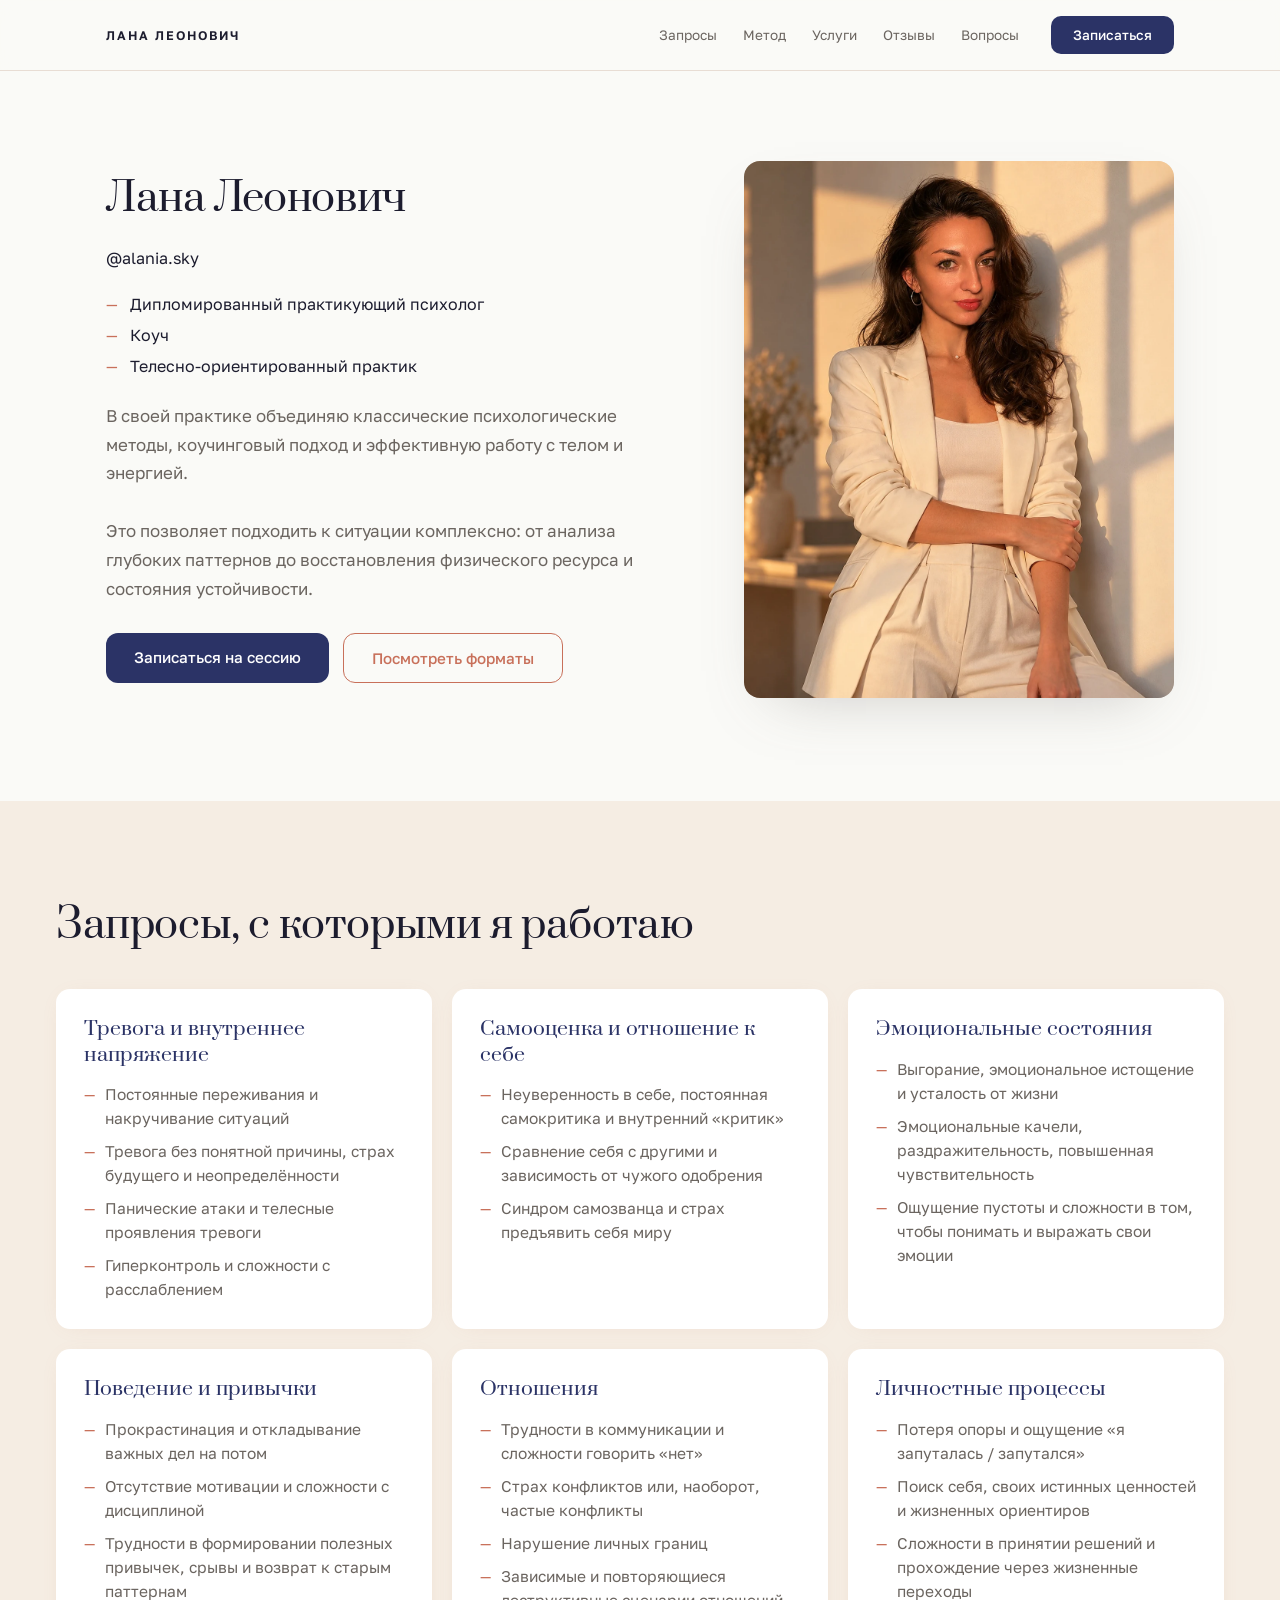
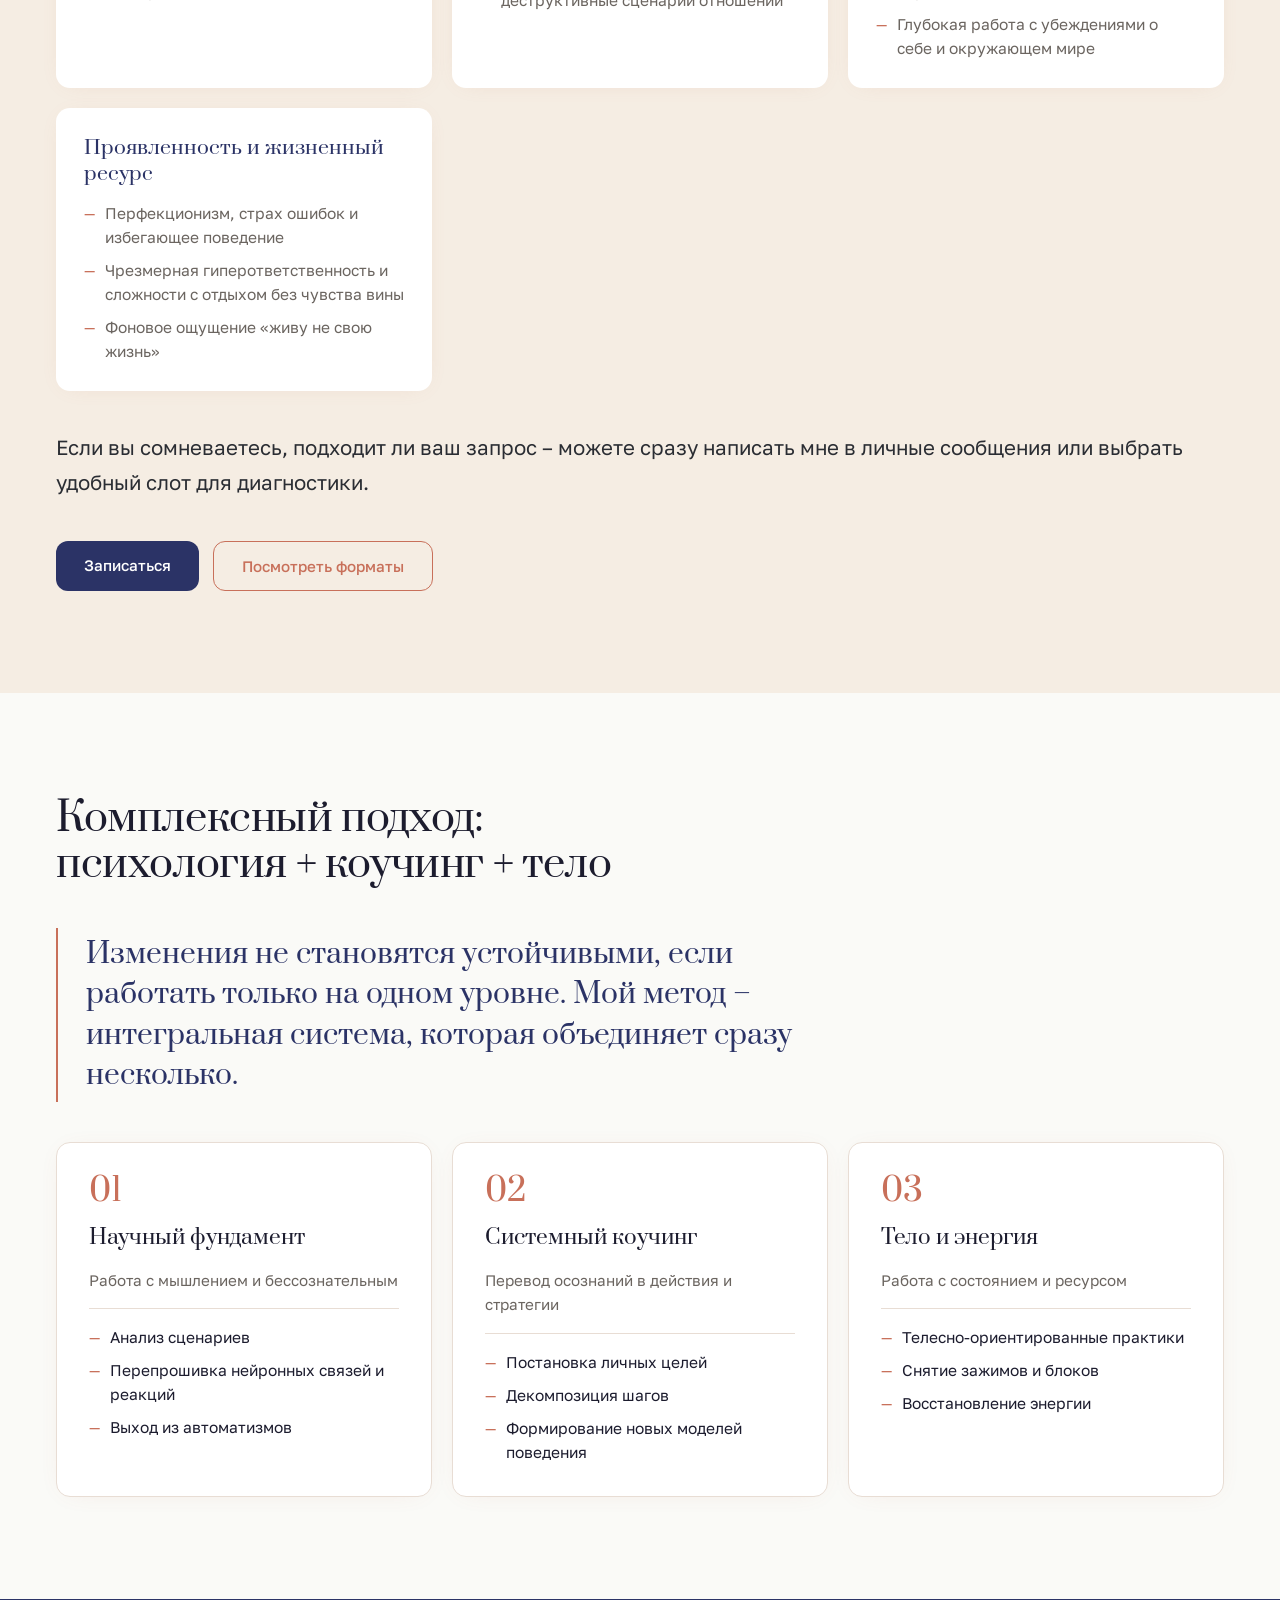
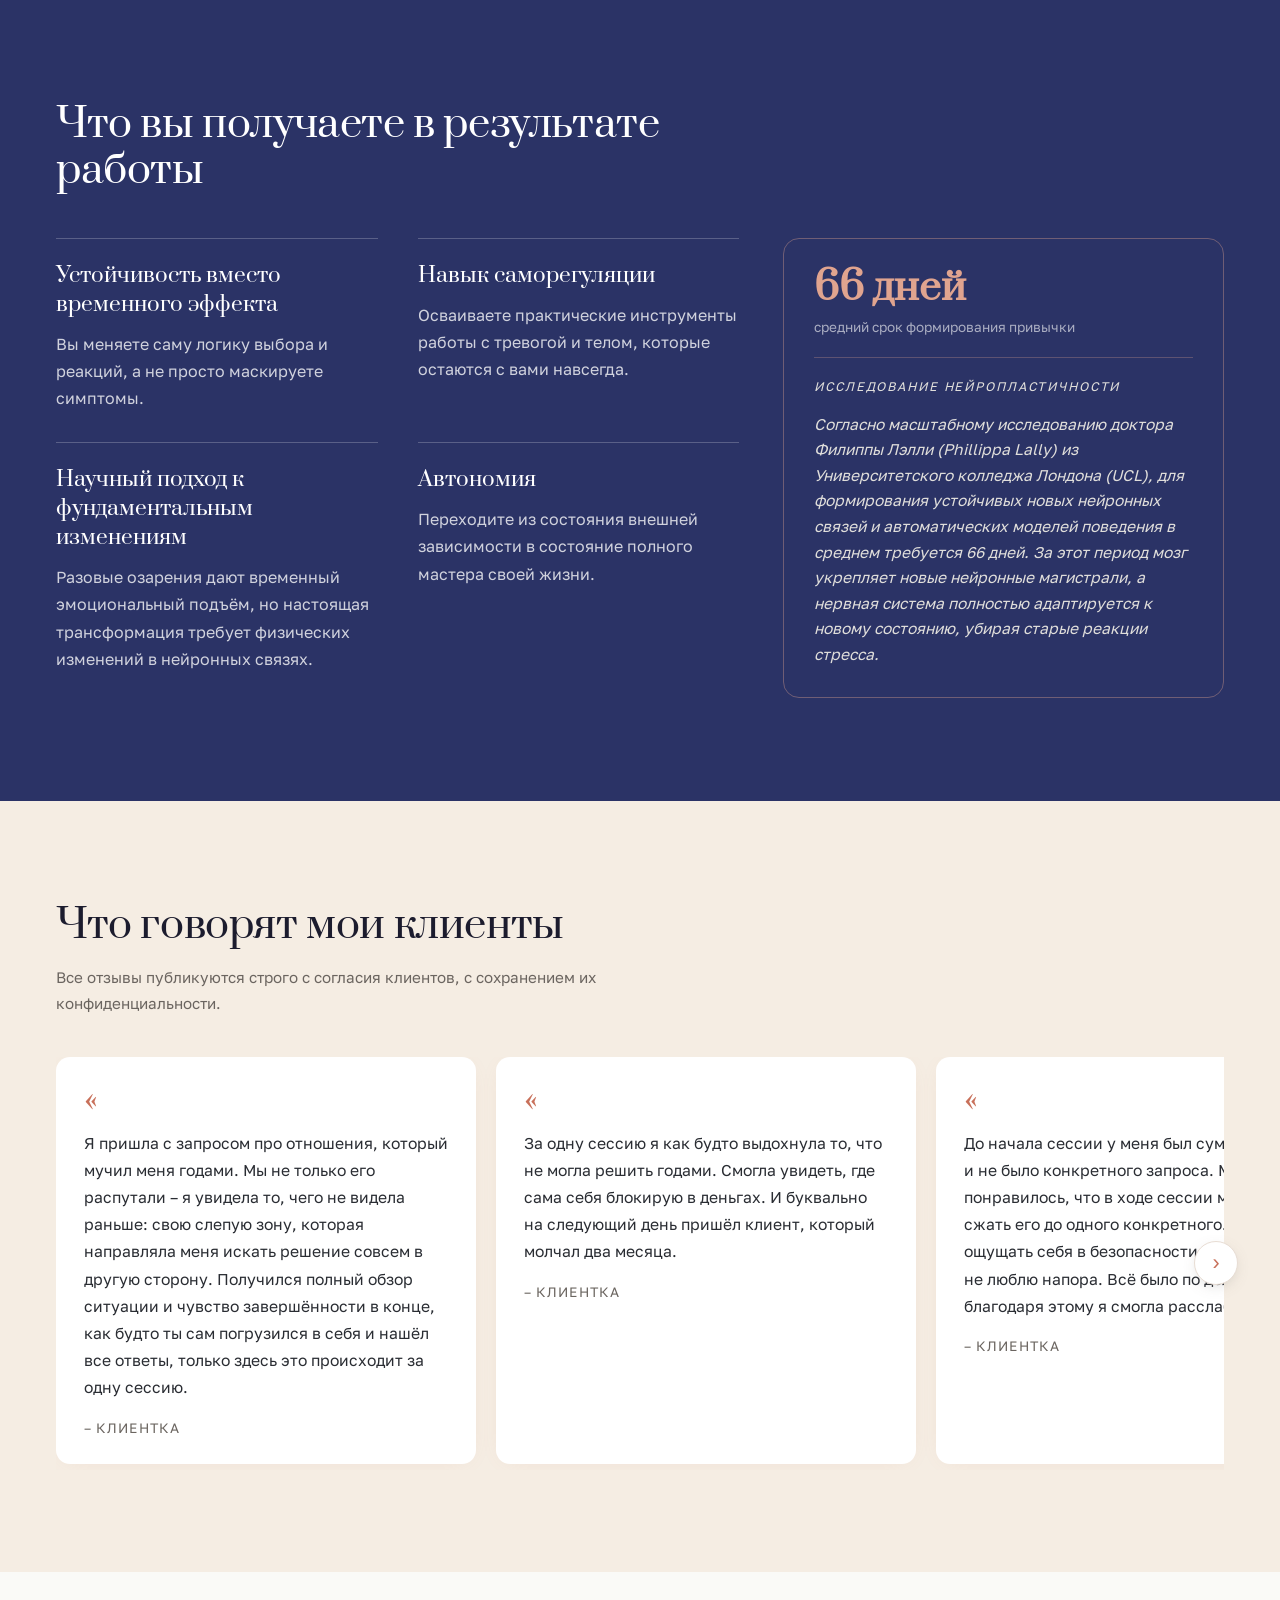
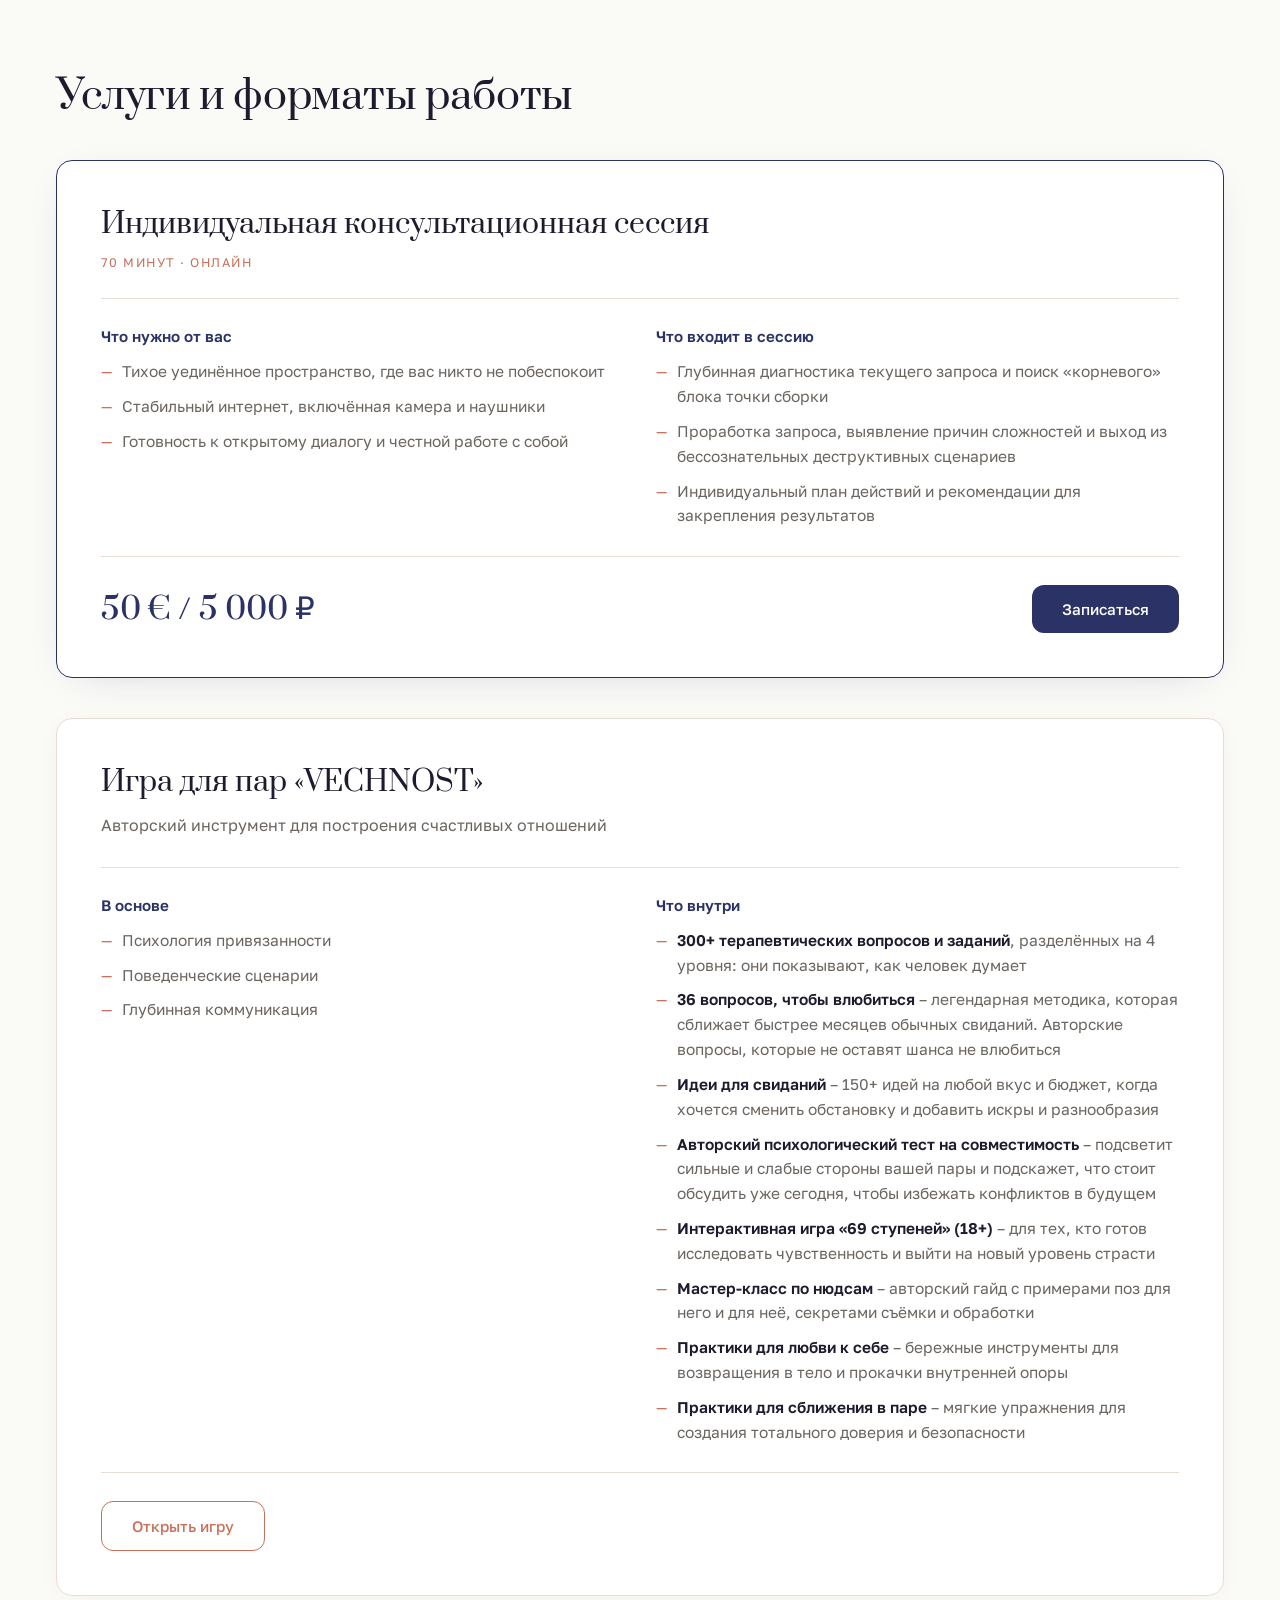
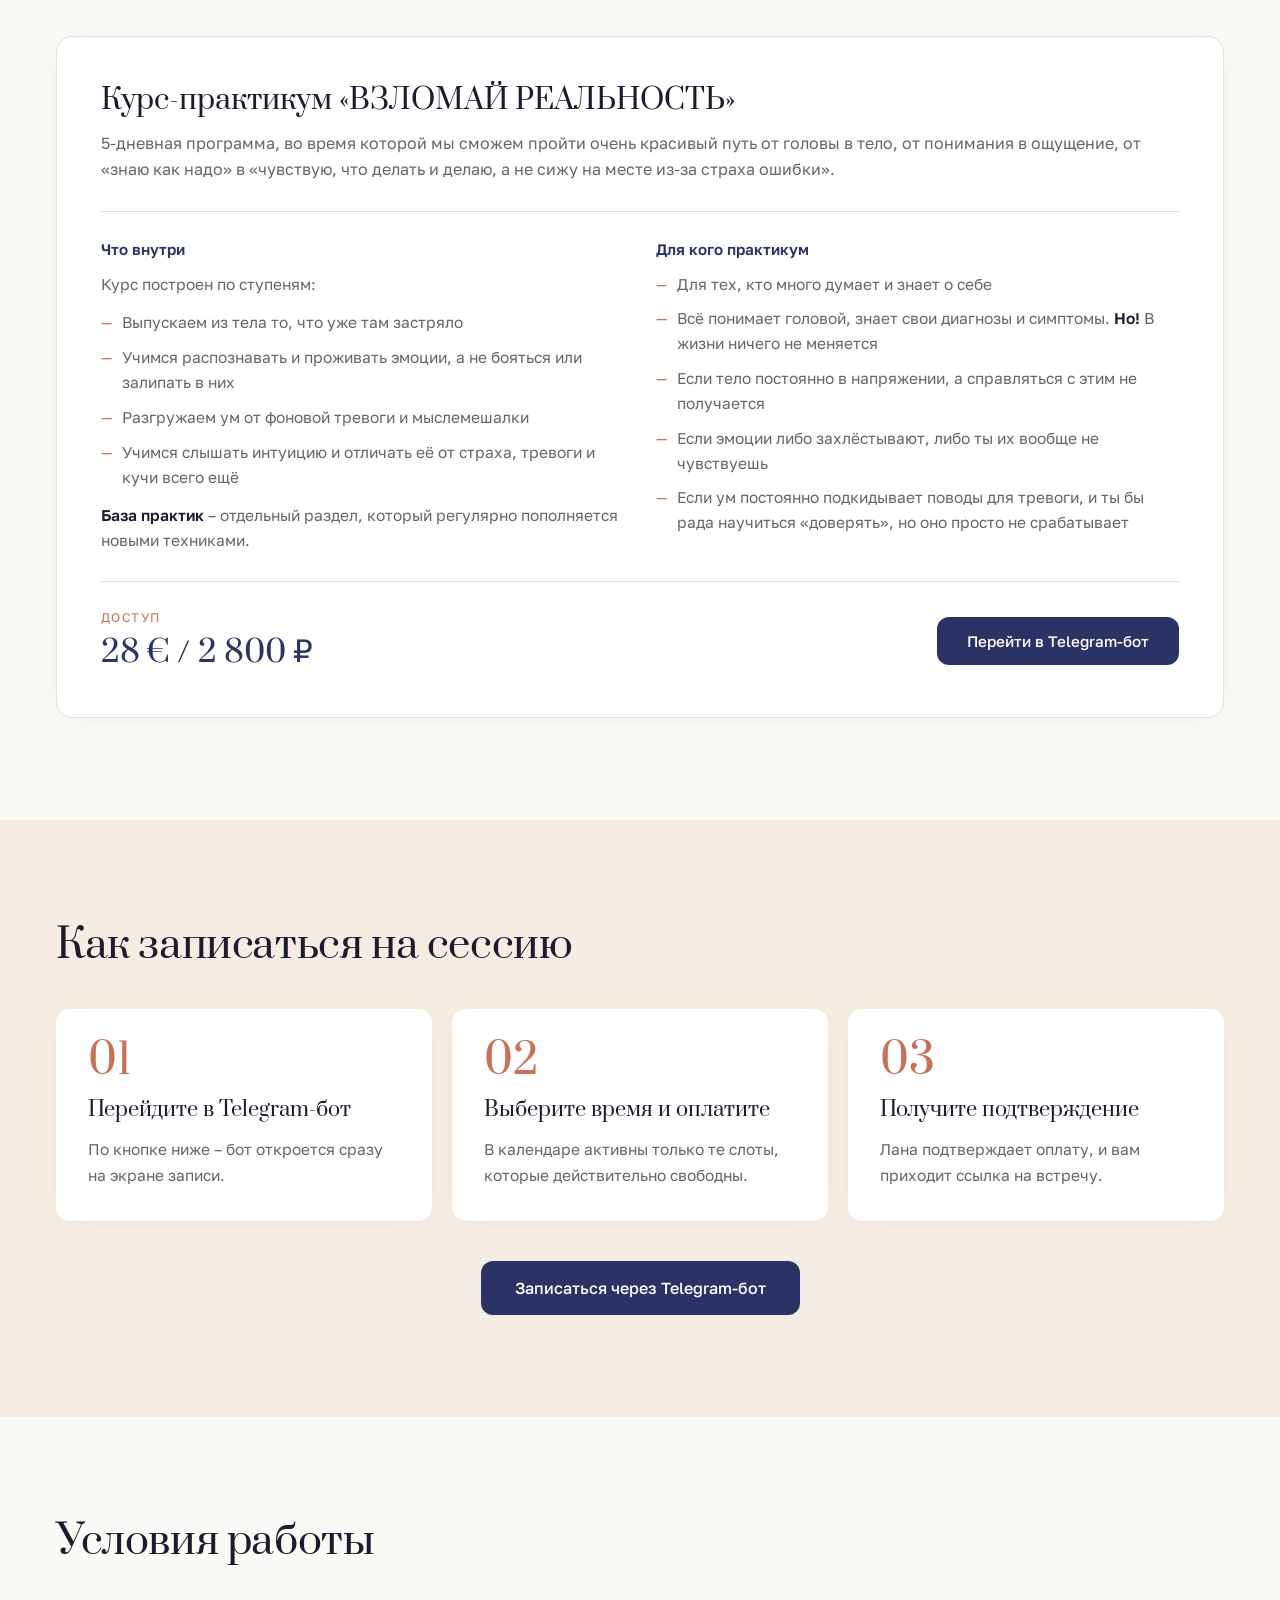
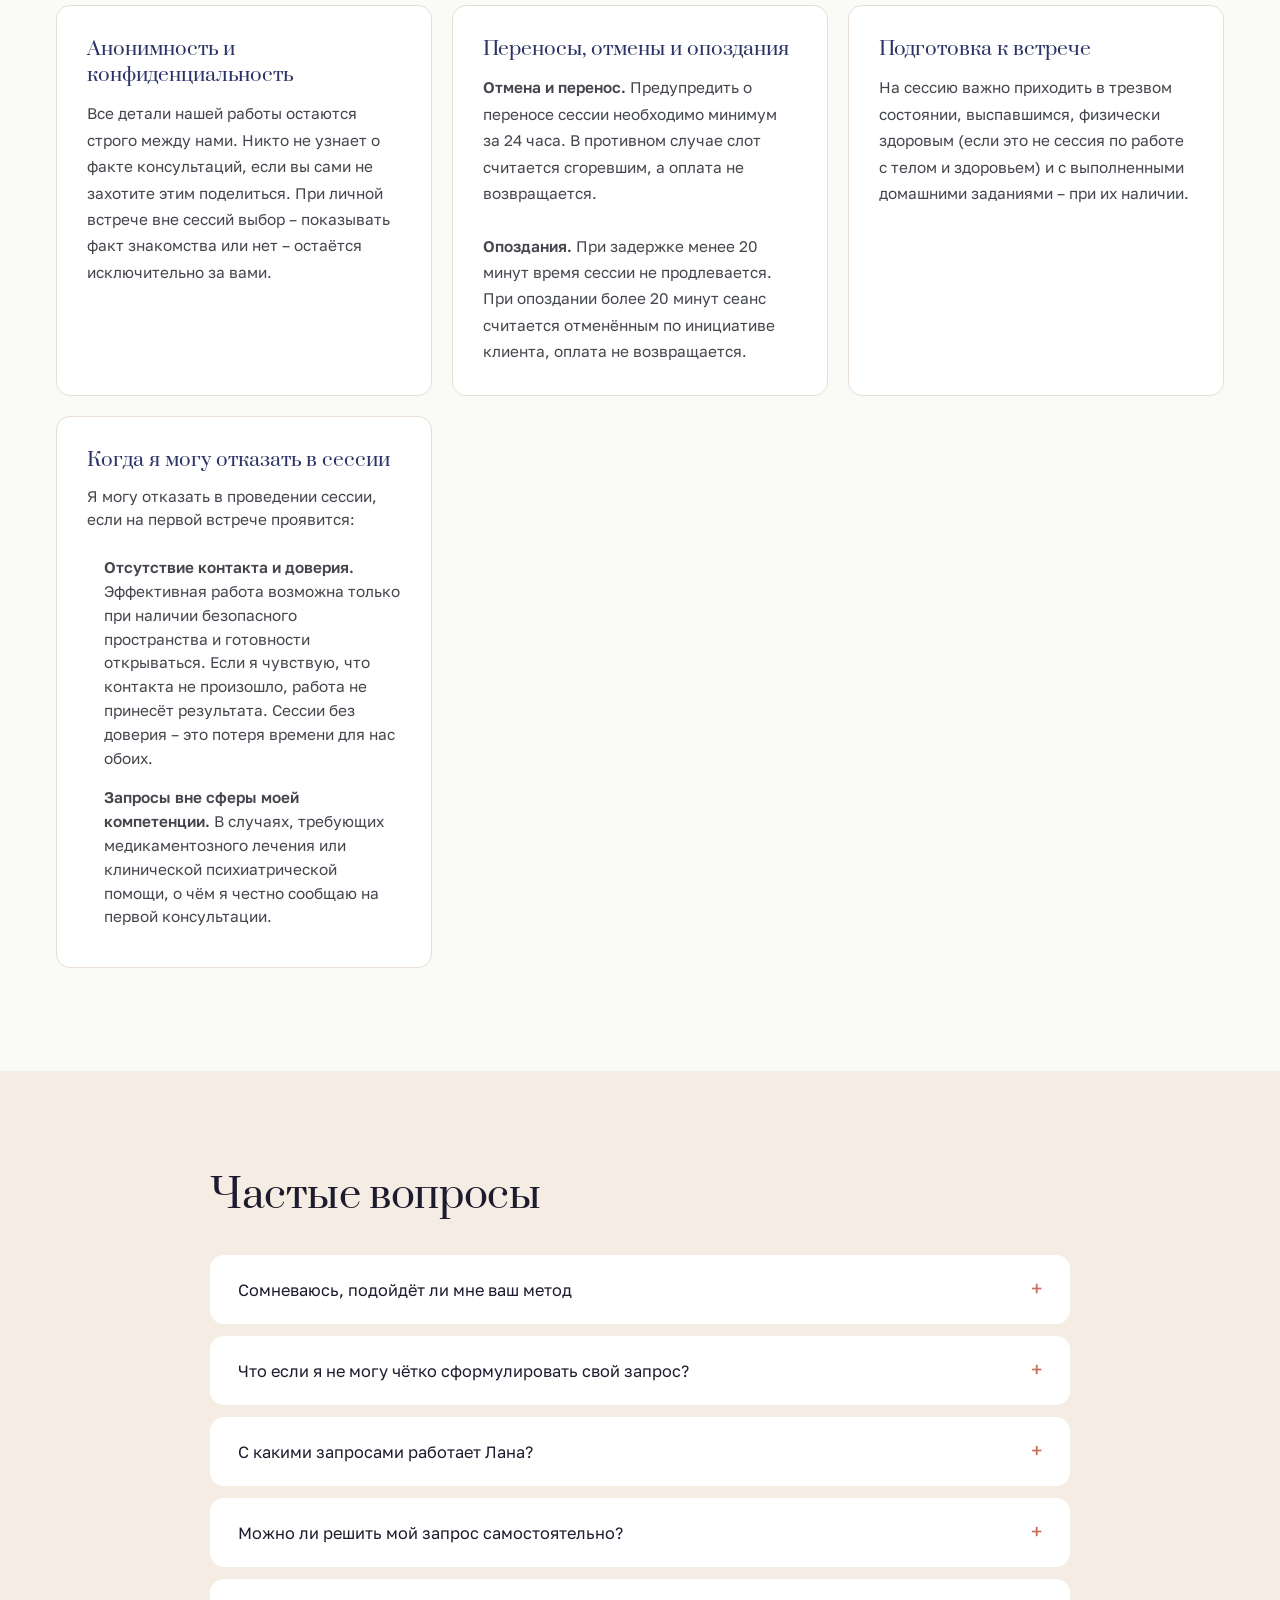
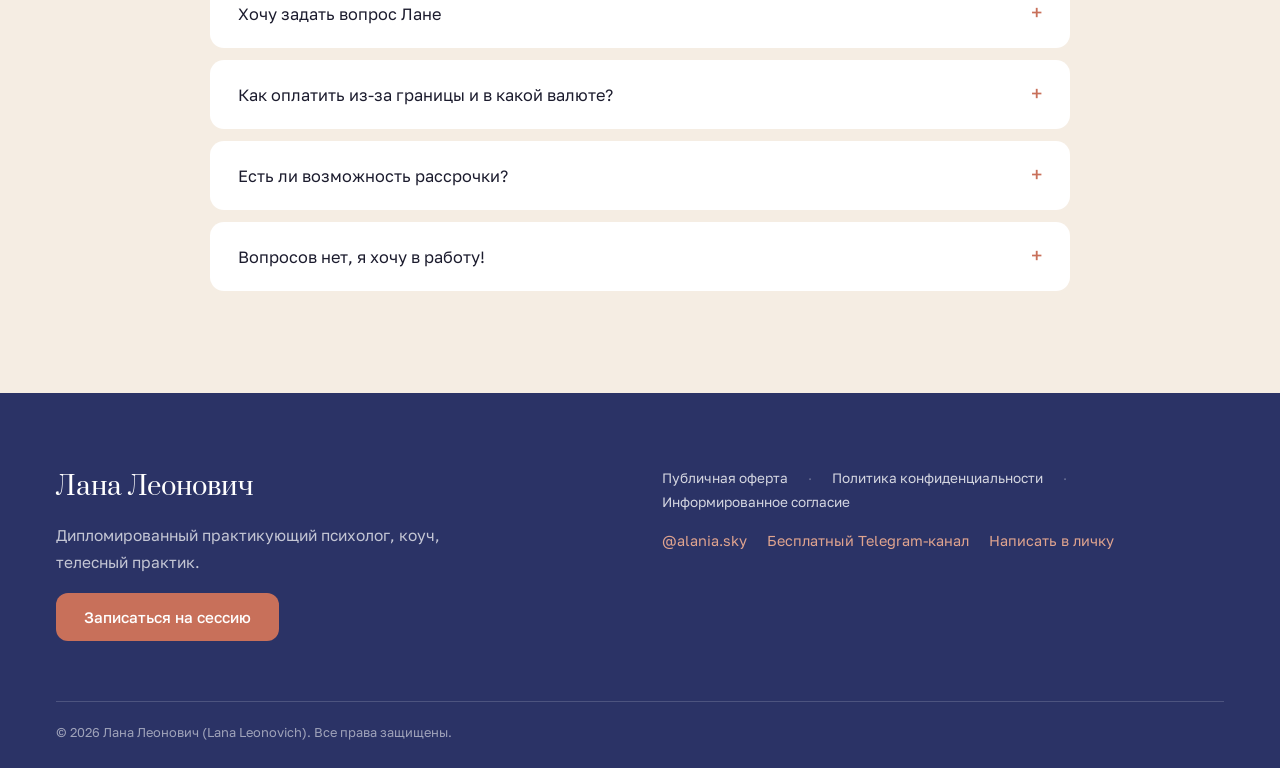
<file: web/index.html>
<!DOCTYPE html>
<html lang="ru"><head>
<meta charset="utf-8">
<meta name="viewport" content="width=device-width, initial-scale=1">
<title>Лана Леонович (Lana Leonovich) – психолог, коуч, телесный практик</title>
<meta name="description" content="Индивидуальные онлайн-сессии: классическая психология, коучинг и работа с телом. 70 минут, видеозвонок. Запись через Telegram-бот.">
<meta name="theme-color" content="#FAFAF7">
<link rel="canonical" href="https://lanaleonovich.com/">

<!-- Превью при пересылке ссылки. Адреса обязаны быть абсолютными: на
     относительные мессенджеры не ходят. og.jpg – отдельный кадр 1200×630,
     а не lana.jpg: тот портретный, и предпросмотр обрезал бы его по центру.
     Формат jpg, потому что webp собирают в превью не все клиенты. -->
<meta property="og:type" content="website">
<meta property="og:site_name" content="Лана Леонович">
<meta property="og:url" content="https://lanaleonovich.com/">
<meta property="og:title" content="Лана Леонович – психолог, коуч, телесный практик">
<meta property="og:description" content="Психология, коучинг и работа с телом в одном подходе. Индивидуальная сессия 70 минут онлайн.">
<meta property="og:image" content="https://lanaleonovich.com/assets/og.jpg">
<meta property="og:image:width" content="1200">
<meta property="og:image:height" content="630">
<meta property="og:image:alt" content="Лана Леонович">
<meta property="og:locale" content="ru_RU">
<meta name="twitter:card" content="summary_large_image">

<!-- Разметка для поиска. Имя латиницей и ник lanaleonovich – здесь и в
     подвале: кириллицей Google по латинскому запросу страницу не находит.
     Это данные, а не скрипт: браузер их не исполняет, запросов нет. -->
<script type="application/ld+json">
{
  "@context": "https://schema.org",
  "@graph": [
    {
      "@type": "WebSite",
      "name": "Лана Леонович",
      "alternateName": "Lana Leonovich",
      "url": "https://lanaleonovich.com/"
    },
    {
      "@type": "Person",
      "name": "Лана Леонович",
      "alternateName": ["Lana Leonovich", "lanaleonovich", "alania.sky"],
      "url": "https://lanaleonovich.com/",
      "image": "https://lanaleonovich.com/assets/lana.jpg",
      "jobTitle": "Психолог, коуч, телесно-ориентированный практик",
      "sameAs": [
        "https://www.instagram.com/alania.sky",
        "https://t.me/alania_sky",
        "https://t.me/LanaLeonovich"
      ]
    }
  ]
}
</script>

<link rel="icon" href="assets/favicon.svg" type="image/svg+xml">
<link rel="preload" as="font" type="font/woff2" crossorigin href="assets/fonts/golos-cyrillic.woff2">
<link rel="preload" as="font" type="font/woff2" crossorigin href="assets/fonts/prata-cyrillic.woff2">
<!-- Фото в герое – самый крупный элемент первого экрана. Без preload
     браузер добирается до него только после разбора стилей. -->
<link rel="preload" as="image" href="assets/lana.webp" type="image/webp" fetchpriority="high">
<style>/* cyrillic-ext */
@font-face {
  font-family: 'Golos Text';
  font-style: normal;
  font-weight: 400;
  font-display: swap;
  src: url("assets/fonts/golos-cyrillic-ext.woff2") format('woff2');
  unicode-range: U+0460-052F, U+1C80-1C8A, U+20B4, U+2DE0-2DFF, U+A640-A69F, U+FE2E-FE2F;
}
/* cyrillic */
@font-face {
  font-family: 'Golos Text';
  font-style: normal;
  font-weight: 400;
  font-display: swap;
  src: url("assets/fonts/golos-cyrillic.woff2") format('woff2');
  unicode-range: U+0301, U+0400-045F, U+0490-0491, U+04B0-04B1, U+2116;
}
/* latin-ext */
@font-face {
  font-family: 'Golos Text';
  font-style: normal;
  font-weight: 400;
  font-display: swap;
  src: url("assets/fonts/golos-latin-ext.woff2") format('woff2');
  unicode-range: U+0100-02BA, U+02BD-02C5, U+02C7-02CC, U+02CE-02D7, U+02DD-02FF, U+0304, U+0308, U+0329, U+1D00-1DBF, U+1E00-1E9F, U+1EF2-1EFF, U+2020, U+20A0-20AB, U+20AD-20C0, U+2113, U+2C60-2C7F, U+A720-A7FF;
}
/* latin */
@font-face {
  font-family: 'Golos Text';
  font-style: normal;
  font-weight: 400;
  font-display: swap;
  src: url("assets/fonts/golos-latin.woff2") format('woff2');
  unicode-range: U+0000-00FF, U+0131, U+0152-0153, U+02BB-02BC, U+02C6, U+02DA, U+02DC, U+0304, U+0308, U+0329, U+2000-206F, U+20AC, U+2122, U+2191, U+2193, U+2212, U+2215, U+FEFF, U+FFFD;
}
/* cyrillic-ext */
@font-face {
  font-family: 'Golos Text';
  font-style: normal;
  font-weight: 500;
  font-display: swap;
  src: url("assets/fonts/golos-cyrillic-ext.woff2") format('woff2');
  unicode-range: U+0460-052F, U+1C80-1C8A, U+20B4, U+2DE0-2DFF, U+A640-A69F, U+FE2E-FE2F;
}
/* cyrillic */
@font-face {
  font-family: 'Golos Text';
  font-style: normal;
  font-weight: 500;
  font-display: swap;
  src: url("assets/fonts/golos-cyrillic.woff2") format('woff2');
  unicode-range: U+0301, U+0400-045F, U+0490-0491, U+04B0-04B1, U+2116;
}
/* latin-ext */
@font-face {
  font-family: 'Golos Text';
  font-style: normal;
  font-weight: 500;
  font-display: swap;
  src: url("assets/fonts/golos-latin-ext.woff2") format('woff2');
  unicode-range: U+0100-02BA, U+02BD-02C5, U+02C7-02CC, U+02CE-02D7, U+02DD-02FF, U+0304, U+0308, U+0329, U+1D00-1DBF, U+1E00-1E9F, U+1EF2-1EFF, U+2020, U+20A0-20AB, U+20AD-20C0, U+2113, U+2C60-2C7F, U+A720-A7FF;
}
/* latin */
@font-face {
  font-family: 'Golos Text';
  font-style: normal;
  font-weight: 500;
  font-display: swap;
  src: url("assets/fonts/golos-latin.woff2") format('woff2');
  unicode-range: U+0000-00FF, U+0131, U+0152-0153, U+02BB-02BC, U+02C6, U+02DA, U+02DC, U+0304, U+0308, U+0329, U+2000-206F, U+20AC, U+2122, U+2191, U+2193, U+2212, U+2215, U+FEFF, U+FFFD;
}
/* cyrillic-ext */
@font-face {
  font-family: 'Golos Text';
  font-style: normal;
  font-weight: 600;
  font-display: swap;
  src: url("assets/fonts/golos-cyrillic-ext.woff2") format('woff2');
  unicode-range: U+0460-052F, U+1C80-1C8A, U+20B4, U+2DE0-2DFF, U+A640-A69F, U+FE2E-FE2F;
}
/* cyrillic */
@font-face {
  font-family: 'Golos Text';
  font-style: normal;
  font-weight: 600;
  font-display: swap;
  src: url("assets/fonts/golos-cyrillic.woff2") format('woff2');
  unicode-range: U+0301, U+0400-045F, U+0490-0491, U+04B0-04B1, U+2116;
}
/* latin-ext */
@font-face {
  font-family: 'Golos Text';
  font-style: normal;
  font-weight: 600;
  font-display: swap;
  src: url("assets/fonts/golos-latin-ext.woff2") format('woff2');
  unicode-range: U+0100-02BA, U+02BD-02C5, U+02C7-02CC, U+02CE-02D7, U+02DD-02FF, U+0304, U+0308, U+0329, U+1D00-1DBF, U+1E00-1E9F, U+1EF2-1EFF, U+2020, U+20A0-20AB, U+20AD-20C0, U+2113, U+2C60-2C7F, U+A720-A7FF;
}
/* latin */
@font-face {
  font-family: 'Golos Text';
  font-style: normal;
  font-weight: 600;
  font-display: swap;
  src: url("assets/fonts/golos-latin.woff2") format('woff2');
  unicode-range: U+0000-00FF, U+0131, U+0152-0153, U+02BB-02BC, U+02C6, U+02DA, U+02DC, U+0304, U+0308, U+0329, U+2000-206F, U+20AC, U+2122, U+2191, U+2193, U+2212, U+2215, U+FEFF, U+FFFD;
}
/* cyrillic-ext */
@font-face {
  font-family: 'Prata';
  font-style: normal;
  font-weight: 400;
  font-display: swap;
  src: url("assets/fonts/prata-cyrillic-ext.woff2") format('woff2');
  unicode-range: U+0460-052F, U+1C80-1C8A, U+20B4, U+2DE0-2DFF, U+A640-A69F, U+FE2E-FE2F;
}
/* cyrillic */
@font-face {
  font-family: 'Prata';
  font-style: normal;
  font-weight: 400;
  font-display: swap;
  src: url("assets/fonts/prata-cyrillic.woff2") format('woff2');
  unicode-range: U+0301, U+0400-045F, U+0490-0491, U+04B0-04B1, U+2116;
}
/* vietnamese */
@font-face {
  font-family: 'Prata';
  font-style: normal;
  font-weight: 400;
  font-display: swap;
  src: url("assets/fonts/prata-vietnamese.woff2") format('woff2');
  unicode-range: U+0102-0103, U+0110-0111, U+0128-0129, U+0168-0169, U+01A0-01A1, U+01AF-01B0, U+0300-0301, U+0303-0304, U+0308-0309, U+0323, U+0329, U+1EA0-1EF9, U+20AB;
}
/* latin */
@font-face {
  font-family: 'Prata';
  font-style: normal;
  font-weight: 400;
  font-display: swap;
  src: url("assets/fonts/prata-latin.woff2") format('woff2');
  unicode-range: U+0000-00FF, U+0131, U+0152-0153, U+02BB-02BC, U+02C6, U+02DA, U+02DC, U+0304, U+0308, U+0329, U+2000-206F, U+20AC, U+2122, U+2191, U+2193, U+2212, U+2215, U+FEFF, U+FFFD;
}


:root{
  --sans:"Golos Text",-apple-system,BlinkMacSystemFont,"Segoe UI",Roboto,sans-serif; /* @kind font */
  --serif:"Prata",Georgia,"Times New Roman",serif; /* @kind font */

  --fs-body:clamp(1rem,0.97rem + 0.15vw,1.0625rem); /* @kind other */
  --fs-lead:clamp(1.05rem,0.95rem + 0.5vw,1.28rem); /* @kind other */
  --fs-h1:clamp(2.1rem,4.3vw,3.5rem); /* @kind other */
  --fs-h2:clamp(1.75rem,3.1vw,2.7rem); /* @kind other */
  --fs-h3:clamp(1.1rem,1.6vw,1.3rem); /* @kind other */
  --fs-quote:clamp(1.3rem,2.4vw,1.95rem); /* @kind other */
  --fs-score:clamp(2.2rem,3.8vw,3.2rem); /* @kind other */
  --fs-label:0.72rem; /* @kind other */
  --fs-meta:0.74rem; /* @kind other */
  --fs-small:0.92rem; /* @kind other */
  --fs-sub:0.97rem; /* @kind other */

  --lh-tight:1.12; /* @kind other */
  --lh-head:1.15; /* @kind other */
  --lh-snug:1.4; /* @kind other */
  --lh-body:1.7; /* @kind other */
  --lh-copy:1.5; /* @kind other */

  --ls-head:-0.01em; /* @kind other */
  --ls-h3:-0.02em; /* @kind other */
  --ls-label:0.14em; /* @kind other */
  --ls-meta:0.16em; /* @kind other */

  --fw-regular:400; /* @kind other */
  --fw-medium:500; /* @kind other */
  --fw-semibold:600; /* @kind other */
}

:root{
  --gutter:clamp(1.25rem,5vw,5rem); /* @kind spacing */   /* page inline padding */
  --rhythm:clamp(3.5rem,8vh,6rem); /* @kind spacing */    /* vertical section rhythm */
  --measure:34rem; /* @kind spacing */                    /* lead-paragraph measure */
  --measure-wide:46rem; /* @kind spacing */
  --wrap:78rem; /* @kind spacing */                       /* max content width */
  --gap-col:clamp(2rem,5vw,4.5rem);
  --gap-grid:clamp(1.5rem,3vw,3rem);
  --pad-card:clamp(1.4rem,2.5vw,2rem);
  --space-plank:clamp(2rem,4vh,3.25rem);
  --space-block:clamp(2.5rem,5vh,3.5rem);
}

:root{
  --ease:ease; /* @kind other */
  --dur-fast:0.2s; /* @kind other */
  --dur:0.25s; /* @kind other */
  --dur-slow:0.3s; /* @kind other */
  --dur-reveal:0.7s; /* @kind other */
  --lift:translateY(-1px); /* @kind other */      /* CTA hover */
  --nudge:translateX(3px); /* @kind other */      /* arrow hover */
  --reveal-from:translateY(8px); /* @kind other */
}


html{scroll-behavior:smooth}
body{margin:0;background:#FAFAF7;color:#1C1C2E;font-family:"Golos Text",-apple-system,"Segoe UI",sans-serif;-webkit-font-smoothing:antialiased}
*{box-sizing:border-box}
a{color:#C8705A;text-decoration:none}
a:hover{color:#2B3366}
p{margin:0}
h1,h2,h3{margin:0;font-weight:400}
ul{margin:0;padding:0;list-style:none}
@media (max-width:900px){
  /* На телефоне портрет идёт первым — лицо до текста, — и вдвое уже:
     на всю ширину он занимал бы весь первый экран. */
  .hero-photo{order:-1;width:50%;margin:0 auto}
  [data-stack]{grid-template-columns:1fr!important}
  [data-nav]{display:none!important}
}
.faq-item{background:#fff;border-radius:14px;overflow:hidden}
.faq-item summary{display:flex;gap:20px;align-items:baseline;
  justify-content:space-between;padding:24px 28px;cursor:pointer;
  font-size:1.02rem;color:#1C1C2E;list-style:none}
.faq-item summary::-webkit-details-marker{display:none}
.faq-item summary::after{content:"+";color:#C8705A;font-size:1.3rem;
  line-height:1;flex:none}
.faq-item[open] summary::after{content:"–"}
.btn-accent:hover{background:#C8705A!important;color:#fff!important}
.btn-invert:hover{background:#fff!important;color:#2B3366!important}
.reviews-track{display:flex;gap:20px;overflow-x:auto;
  scroll-snap-type:x mandatory;overscroll-behavior-x:contain;
  scrollbar-width:none;padding-bottom:6px}
.reviews-track::-webkit-scrollbar{display:none}
.reviews-track:focus-visible{outline:2px solid #C8705A;outline-offset:4px}
.review-card{flex:0 0 min(420px,82vw);scroll-snap-align:start}
.reviews-rail{position:relative}
.reviews-arrow{position:absolute;top:50%;transform:translateY(-50%);z-index:2;
  display:none;align-items:center;justify-content:center;
  width:44px;height:44px;border-radius:50%;border:1px solid #E8DDD4;
  background:#fff;color:#C8705A;font-size:1.35rem;line-height:1;cursor:pointer;
  box-shadow:0 4px 16px -6px rgba(107,101,96,0.35);
  transition:background var(--dur) var(--ease),color var(--dur) var(--ease),opacity var(--dur) var(--ease)}
/* Только для мыши: на тачскрине лента листается пальцем, стрелки лишние. */
@media (hover:hover) and (pointer:fine){.reviews-arrow{display:flex}}
.reviews-arrow--prev{left:-14px}
.reviews-arrow--next{right:-14px}
.reviews-arrow:hover{background:#C8705A;color:#fff}
.reviews-arrow:disabled{opacity:0;pointer-events:none}
.reviews-arrow:focus-visible{outline:2px solid #C8705A;outline-offset:3px}
</style>
</head>
<body>
<div style="background:#FAFAF7;color:#1C1C2E;overflow-x:hidden">

  <header style="position:sticky;top:0;z-index:50;background:rgba(250,250,247,0.9);backdrop-filter:blur(10px);border-bottom:1px solid #E8DDD4">
    <div style="max-width:1180px;margin:0 auto;padding:16px clamp(20px,5vw,56px);display:flex;align-items:center;gap:32px">
      <a href="#top" style="font-size:0.78rem;font-weight:600;letter-spacing:0.16em;text-transform:uppercase;color:#1C1C2E">Лана Леонович</a>
      <nav data-nav="1" style="display:flex;gap:26px;margin-left:auto;font-size:0.85rem;color:#6B6560">
        <a href="#requests" style="color:#6B6560">Запросы</a>
        <a href="#method" style="color:#6B6560">Метод</a>
        <a href="#services" style="color:#6B6560">Услуги</a>
        <a href="#reviews" style="color:#6B6560">Отзывы</a>
        <a href="#faq" style="color:#6B6560">Вопросы</a>
      </nav>
      <a href="https://t.me/alania_sky_bot?start=site" target="_blank" rel="noopener" style="background:#2B3366;color:#fff;padding:11px 22px;border-radius:10px;font-size:0.85rem;font-weight:500;transition:background 0.25s ease" class="btn-accent">Записаться</a>
    </div>
  </header>

  <section id="top" data-stack="1" style="max-width:1180px;margin:0 auto;padding:clamp(48px,7vw,96px) clamp(20px,5vw,56px) clamp(56px,8vw,110px);display:grid;grid-template-columns:1.2fr 0.9fr;gap:clamp(32px,5vw,72px);align-items:center">
    <div style="display:flex;flex-direction:column;gap:26px;min-width:0">
      
      <h1 style="color: rgb(28, 28, 46); text-transform: none; font-family: Prata, Georgia, serif; font-size: clamp(1.75rem, 3.1vw, 2.7rem); line-height: 1.16; letter-spacing: -0.01em;">Лана Леонович<br></h1>
      
      <p style="margin: 0">@alania.sky</p><ul style="display:flex;flex-direction:column;gap:11px;font-size:1rem;color:#1C1C2E">
        <li style="display:flex;gap:12px;align-items:baseline"><span style="color:#C8705A">—</span>Дипломированный практикующий психолог</li>
        <li style="display:flex;gap:12px;align-items:baseline"><span style="color:#C8705A">—</span>Коуч</li>
        <li style="display:flex;gap:12px;align-items:baseline"><span style="color:#C8705A">—</span>Телесно-ориентированный практик</li>
      </ul><p style="max-width:34rem;font-size:1.06rem;line-height:1.7;color:#6B6560"><span>В своей практике объединяю классические психологические методы, коучинговый подход и эффективную работу с телом и энергией.<br><br></span><span>Это позволяет подходить к ситуации комплексно: от анализа глубоких паттернов до восстановления физического ресурса и состояния устойчивости.</span></p>
      <div style="display:flex;flex-wrap:wrap;gap:14px;margin-top:4px">
        <a href="https://t.me/alania_sky_bot?start=site" target="_blank" rel="noopener" style="background:#2B3366;color:#fff;padding:15px 28px;border-radius:12px;font-size:0.95rem;font-weight:500;transition:background 0.25s ease" class="btn-accent">Записаться на сессию</a>
        <a href="#services" style="border:1px solid #C8705A;color:#C8705A;padding:15px 28px;border-radius:12px;font-size:0.95rem;font-weight:500;transition:all 0.25s ease" class="btn-accent">Посмотреть форматы</a>
      </div>
    </div>
    <div class="hero-photo" style="position:relative;min-width:0">
      <div style="aspect-ratio:4/5;border-radius:16px;overflow:hidden;background:linear-gradient(160deg,#F5EDE3,#E8DDD4);box-shadow:0 24px 60px -30px rgba(107,101,96,0.35)">
        <picture><source srcset="assets/lana.webp" type="image/webp"><img src="assets/lana.jpg" alt="Лана Леонович" width="1120" height="1400" style="width:100%;height:100%;object-fit:cover;object-position:50% 30%;display:block"></picture>
      </div>
      
    </div>
  </section>

  <section id="requests" style="background:#F5EDE3;padding:clamp(56px,8vw,110px) clamp(20px,5vw,56px)">
    <div style="max-width:1180px;margin:0 auto;display:flex;flex-direction:column;gap:40px">
      <div style="display:flex;flex-direction:column;gap:16px;max-width:44rem">
        <h2 style="font-family:'Prata',Georgia,serif;font-size:clamp(1.75rem,3.1vw,2.7rem);line-height:1.16;letter-spacing:-0.01em;color:#1C1C2E">Запросы, с которыми я работаю</h2>
        
      </div>
      <div style="display:grid;grid-template-columns:repeat(auto-fit,minmax(300px,1fr));gap:20px">
        <div style="background:#fff;border-radius:14px;padding:28px;box-shadow:0 2px 24px -12px rgba(200,112,90,0.22);display:flex;flex-direction:column;gap:14px">
          <h3 style="font-family:'Prata',Georgia,serif;font-size:1.22rem;line-height:1.3;color:#2B3366">Тревога и внутреннее напряжение</h3>
          <ul style="display:flex;flex-direction:column;gap:9px;font-size:0.97rem;line-height:1.55;color:#6B6560">
            <li style="display:flex;gap:10px"><span style="color:#C8705A">—</span>Постоянные переживания и накручивание ситуаций</li>
            <li style="display:flex;gap:10px"><span style="color:#C8705A">—</span>Тревога без понятной причины, страх будущего и неопределённости</li>
            <li style="display:flex;gap:10px"><span style="color:#C8705A">—</span>Панические атаки и телесные проявления тревоги</li>
            <li style="display:flex;gap:10px"><span style="color:#C8705A">—</span>Гиперконтроль и сложности с расслаблением</li>
          </ul>
        </div>
        <div style="background:#fff;border-radius:14px;padding:28px;box-shadow:0 2px 24px -12px rgba(200,112,90,0.22);display:flex;flex-direction:column;gap:14px">
          <h3 style="font-family:'Prata',Georgia,serif;font-size:1.22rem;line-height:1.3;color:#2B3366">Самооценка и отношение к себе</h3>
          <ul style="display:flex;flex-direction:column;gap:9px;font-size:0.97rem;line-height:1.55;color:#6B6560">
            <li style="display:flex;gap:10px"><span style="color:#C8705A">—</span>Неуверенность в себе, постоянная самокритика и внутренний «критик»</li>
            <li style="display:flex;gap:10px"><span style="color:#C8705A">—</span>Сравнение себя с другими и зависимость от чужого одобрения</li>
            <li style="display:flex;gap:10px"><span style="color:#C8705A">—</span>Синдром самозванца и страх предъявить себя миру</li>
          </ul>
        </div>
        <div style="background:#fff;border-radius:14px;padding:28px;box-shadow:0 2px 24px -12px rgba(200,112,90,0.22);display:flex;flex-direction:column;gap:14px">
          <h3 style="font-family:'Prata',Georgia,serif;font-size:1.22rem;line-height:1.3;color:#2B3366">Эмоциональные состояния</h3>
          <ul style="display:flex;flex-direction:column;gap:9px;font-size:0.97rem;line-height:1.55;color:#6B6560">
            <li style="display:flex;gap:10px"><span style="color:#C8705A">—</span>Выгорание, эмоциональное истощение и усталость от жизни</li>
            <li style="display:flex;gap:10px"><span style="color:#C8705A">—</span>Эмоциональные качели, раздражительность, повышенная чувствительность</li>
            <li style="display:flex;gap:10px"><span style="color:#C8705A">—</span>Ощущение пустоты и сложности в том, чтобы понимать и выражать свои эмоции</li>
          </ul>
        </div>
        <div style="background:#fff;border-radius:14px;padding:28px;box-shadow:0 2px 24px -12px rgba(200,112,90,0.22);display:flex;flex-direction:column;gap:14px">
          <h3 style="font-family:'Prata',Georgia,serif;font-size:1.22rem;line-height:1.3;color:#2B3366">Поведение и привычки</h3>
          <ul style="display:flex;flex-direction:column;gap:9px;font-size:0.97rem;line-height:1.55;color:#6B6560">
            <li style="display:flex;gap:10px"><span style="color:#C8705A">—</span>Прокрастинация и откладывание важных дел на потом</li>
            <li style="display:flex;gap:10px"><span style="color:#C8705A">—</span>Отсутствие мотивации и сложности с дисциплиной</li>
            <li style="display:flex;gap:10px"><span style="color:#C8705A">—</span>Трудности в формировании полезных привычек, срывы и возврат к старым паттернам</li>
          </ul>
        </div>
        <div style="background:#fff;border-radius:14px;padding:28px;box-shadow:0 2px 24px -12px rgba(200,112,90,0.22);display:flex;flex-direction:column;gap:14px">
          <h3 style="font-family:'Prata',Georgia,serif;font-size:1.22rem;line-height:1.3;color:#2B3366">Отношения</h3>
          <ul style="display:flex;flex-direction:column;gap:9px;font-size:0.97rem;line-height:1.55;color:#6B6560">
            <li style="display:flex;gap:10px"><span style="color:#C8705A">—</span>Трудности в коммуникации и сложности говорить «нет»</li>
            <li style="display:flex;gap:10px"><span style="color:#C8705A">—</span>Страх конфликтов или, наоборот, частые конфликты</li>
            <li style="display:flex;gap:10px"><span style="color:#C8705A">—</span>Нарушение личных границ</li>
            <li style="display:flex;gap:10px"><span style="color:#C8705A">—</span>Зависимые и повторяющиеся деструктивные сценарии отношений</li>
          </ul>
        </div>
        <div style="background:#fff;border-radius:14px;padding:28px;box-shadow:0 2px 24px -12px rgba(200,112,90,0.22);display:flex;flex-direction:column;gap:14px">
          <h3 style="font-family:'Prata',Georgia,serif;font-size:1.22rem;line-height:1.3;color:#2B3366">Личностные процессы</h3>
          <ul style="display:flex;flex-direction:column;gap:9px;font-size:0.97rem;line-height:1.55;color:#6B6560">
            <li style="display:flex;gap:10px"><span style="color:#C8705A">—</span>Потеря опоры и ощущение «я запуталась / запутался»</li>
            <li style="display:flex;gap:10px"><span style="color:#C8705A">—</span>Поиск себя, своих истинных ценностей и жизненных ориентиров</li>
            <li style="display:flex;gap:10px"><span style="color:#C8705A">—</span>Сложности в принятии решений и прохождение через жизненные переходы</li>
            <li style="display:flex;gap:10px"><span style="color:#C8705A">—</span>Глубокая работа с убеждениями о себе и окружающем мире</li>
          </ul>
        </div>
        <div style="background:#fff;border-radius:14px;padding:28px;box-shadow:0 2px 24px -12px rgba(200,112,90,0.22);display:flex;flex-direction:column;gap:14px">
          <h3 style="font-family:'Prata',Georgia,serif;font-size:1.22rem;line-height:1.3;color:#2B3366">Проявленность и жизненный ресурс</h3>
          <ul style="display:flex;flex-direction:column;gap:9px;font-size:0.97rem;line-height:1.55;color:#6B6560">
            <li style="display:flex;gap:10px"><span style="color:#C8705A">—</span>Перфекционизм, страх ошибок и избегающее поведение</li>
            <li style="display:flex;gap:10px"><span style="color:#C8705A">—</span>Чрезмерная гиперответственность и сложности с отдыхом без чувства вины</li>
            <li style="display:flex;gap:10px"><span style="color:#C8705A">—</span>Фоновое ощущение «живу не свою жизнь»</li>
          </ul>
        </div>
      </div>
      <p style="font-size:1.06rem;line-height:1.7;color:#6B6560"><span style="color: rgb(42, 45, 51); font-size: 20.48px;">Если вы сомневаетесь, подходит ли ваш запрос – можете сразу написать мне в личные сообщения или выбрать удобный слот для диагностики.</span></p><div style="display:flex;flex-wrap:wrap;gap:14px">
        <a href="https://t.me/alania_sky_bot?start=site" target="_blank" rel="noopener" style="background:#2B3366;color:#fff;padding:15px 28px;border-radius:12px;font-size:0.95rem;font-weight:500;transition:background 0.25s ease" class="btn-accent">Записаться</a>
        <a href="#services" style="border:1px solid #C8705A;color:#C8705A;padding:15px 28px;border-radius:12px;font-size:0.95rem;font-weight:500;transition:all 0.25s ease" class="btn-accent">Посмотреть форматы</a>
      </div>
    </div>
  </section>

  <section id="method" style="padding:clamp(56px,8vw,110px) clamp(20px,5vw,56px)">
    <div style="max-width:1180px;margin:0 auto;display:flex;flex-direction:column;gap:40px">
      <div style="display:flex;flex-direction:column;gap:16px;max-width:46rem">
        <h2 style="font-family:'Prata',Georgia,serif;font-size:clamp(1.75rem,3.1vw,2.7rem);line-height:1.16;letter-spacing:-0.01em;color:#1C1C2E">Комплексный подход: <br>психология + коучинг + тело</h2>
      </div>
      <blockquote style="margin:0;border-left:2px solid #C8705A;padding:6px 0 6px 28px;max-width:46rem;font-family:'Prata',Georgia,serif;font-size:clamp(1.2rem,2.2vw,1.75rem);line-height:1.45;color:#2B3366"><span style="font-size: clamp(1.2rem, 2.2vw, 1.75rem);">Изменения не становятся устойчивыми, если работать только на одном уровне. Мой метод – интегральная система, которая объединяет сразу несколько.</span></blockquote>
      <div style="display:grid;grid-template-columns:repeat(auto-fit,minmax(280px,1fr));gap:20px">
        <div style="background:#fff;border:1px solid #E8DDD4;border-radius:14px;padding:32px;display:flex;flex-direction:column;gap:16px;box-shadow:0 2px 24px -14px rgba(200,112,90,0.25)">
          <span style="font-family:'Prata',Georgia,serif;font-size:2rem;color:#C8705A;line-height:1">01</span>
          <h3 style="font-family:'Prata',Georgia,serif;font-size:1.3rem;color:#1C1C2E">Научный фундамент</h3>
          <p style="font-size:0.95rem;color:#6B6560;line-height:1.6">Работа с мышлением и бессознательным</p>
          <ul style="display:flex;flex-direction:column;gap:9px;font-size:0.97rem;line-height:1.55;color:#1C1C2E;border-top:1px solid #E8DDD4;padding-top:16px">
            <li style="display:flex;gap:10px"><span style="color: rgb(200, 112, 90);">—</span>Анализ сценариев</li>
            <li style="display:flex;gap:10px"><span style="color:#C8705A">—</span>Перепрошивка нейронных связей и реакций</li>
            <li style="display:flex;gap:10px"><span style="color:#C8705A">—</span>Выход из автоматизмов</li>
          </ul>
        </div>
        <div style="background:#fff;border:1px solid #E8DDD4;border-radius:14px;padding:32px;display:flex;flex-direction:column;gap:16px;box-shadow:0 2px 24px -14px rgba(200,112,90,0.25)">
          <span style="font-family:'Prata',Georgia,serif;font-size:2rem;color:#C8705A;line-height:1">02</span>
          <h3 style="font-family:'Prata',Georgia,serif;font-size:1.3rem;color:#1C1C2E">Системный коучинг</h3>
          <p style="font-size:0.95rem;color:#6B6560;line-height:1.6">Перевод осознаний в действия и стратегии</p>
          <ul style="display:flex;flex-direction:column;gap:9px;font-size:0.97rem;line-height:1.55;color:#1C1C2E;border-top:1px solid #E8DDD4;padding-top:16px">
            <li style="display:flex;gap:10px"><span style="color:#C8705A">—</span>Постановка личных целей</li>
            <li style="display:flex;gap:10px"><span style="color:#C8705A">—</span>Декомпозиция шагов</li>
            <li style="display:flex;gap:10px"><span style="color:#C8705A">—</span>Формирование новых моделей поведения</li>
          </ul>
        </div>
        <div style="background:#fff;border:1px solid #E8DDD4;border-radius:14px;padding:32px;display:flex;flex-direction:column;gap:16px;box-shadow:0 2px 24px -14px rgba(200,112,90,0.25)">
          <span style="font-family:'Prata',Georgia,serif;font-size:2rem;color:#C8705A;line-height:1">03</span>
          <h3 style="font-family:'Prata',Georgia,serif;font-size:1.3rem;color:#1C1C2E">Тело и энергия</h3>
          <p style="font-size:0.95rem;color:#6B6560;line-height:1.6">Работа с состоянием и ресурсом</p>
          <ul style="display:flex;flex-direction:column;gap:9px;font-size:0.97rem;line-height:1.55;color:#1C1C2E;border-top:1px solid #E8DDD4;padding-top:16px">
            <li style="display:flex;gap:10px"><span style="color:#C8705A">—</span>Телесно-ориентированные практики</li>
            <li style="display:flex;gap:10px"><span style="color:#C8705A">—</span>Снятие зажимов и блоков</li>
            <li style="display:flex;gap:10px"><span style="color:#C8705A">—</span>Восстановление энергии</li>
          </ul>
        </div>
      </div>
    </div>
  </section>

  <section style="background:#2B3366;color:#fff;padding:clamp(56px,8vw,110px) clamp(20px,5vw,56px)">
    <div style="max-width:1180px;margin:0 auto;display:flex;flex-direction:column;gap:44px">
      <div style="display:flex;flex-direction:column;gap:16px;max-width:44rem">
        <h2 style="font-family:'Prata',Georgia,serif;font-size:clamp(1.75rem,3.1vw,2.7rem);line-height:1.16;letter-spacing:-0.01em;color:#fff">Что вы получаете в результате работы</h2>
      </div>
      <div data-stack style="display:grid;grid-template-columns:minmax(0,1.55fr) minmax(0,1fr);gap:36px 44px;align-items:start">
        <div data-stack style="display:grid;grid-template-columns:repeat(2,minmax(0,1fr));gap:30px 40px;align-content:start">
          <div style="display:flex;flex-direction:column;gap:12px;border-top:1px solid rgba(255,255,255,0.22);padding-top:22px">
          <h3 style="font-family:'Prata',Georgia,serif;font-size:1.3rem;color:#fff">Устойчивость вместо временного эффекта</h3>
          <p style="font-size:1rem;line-height:1.7;color:rgba(255,255,255,0.78)">Вы меняете саму логику выбора и реакций, а не просто маскируете симптомы.</p>
        </div>
          <div style="display:flex;flex-direction:column;gap:12px;border-top:1px solid rgba(255,255,255,0.22);padding-top:22px">
          <h3 style="font-family:'Prata',Georgia,serif;font-size:1.3rem;color:#fff">Навык саморегуляции</h3>
          <p style="font-size:1rem;line-height:1.7;color:rgba(255,255,255,0.78)">Осваиваете практические инструменты работы с тревогой и телом, которые остаются с вами навсегда.</p>
        </div>
          <div style="display:flex;flex-direction:column;gap:12px;border-top:1px solid rgba(255,255,255,0.22);padding-top:22px">
          <h3 style="font-family:'Prata',Georgia,serif;font-size:1.3rem;color:#fff">Научный подход к фундаментальным изменениям</h3><p style="font-size:1rem;line-height:1.7;color:rgba(255,255,255,0.78)">Разовые озарения дают временный эмоциональный подъём, но настоящая трансформация требует физических изменений в нейронных связях.</p>
          
          
        </div>
          <div style="display:flex;flex-direction:column;gap:12px;border-top:1px solid rgba(255,255,255,0.22);padding-top:22px">
          <h3 style="font-family:'Prata',Georgia,serif;font-size:1.3rem;color:#fff">Автономия</h3>
          <p style="font-size:1rem;line-height:1.7;color:rgba(255,255,255,0.78)">Переходите из состояния внешней зависимости в состояние полного мастера своей жизни.</p>
        </div>
        </div>
        <div style="border:1px solid rgba(224,164,143,0.38);border-radius:16px;padding:clamp(22px,2.4vw,30px);display:flex;flex-direction:column;gap:20px">
            <div>
              <span style="display:block;font-family:'Prata',Georgia,serif;font-size:2.4rem;color:#E0A48F;line-height:1"><b>66 дней</b></span>
              <p style="margin:10px 0 0;font-size:0.85rem;line-height:1.5;color:rgba(255,255,255,0.6)">средний срок формирования привычки</p>
            </div>
            <div style="border-top:1px solid rgba(224,164,143,0.28);padding-top:20px">
              <p style="margin:0 0 0.9rem;font-size:0.78rem;letter-spacing:0.15em;text-transform:uppercase;color:rgba(234,232,226,0.95);font-style:italic;line-height:1.5">Исследование нейропластичности</p>
              <p style="margin:0;color:rgba(234,232,226,0.95);font-size:0.97rem;font-style:italic;line-height:1.65">Согласно масштабному исследованию доктора Филиппы Лэлли (Phillippa Lally) из Университетского колледжа Лондона (UCL), для формирования устойчивых новых нейронных связей и автоматических моделей поведения в среднем требуется 66 дней. За этот период мозг укрепляет новые нейронные магистрали, а нервная система полностью адаптируется к новому состоянию, убирая старые реакции стресса.</p>
            </div>
          </div>
      </div>
    </div>
  </section>

  <section id="reviews" style="background:#F5EDE3;padding:clamp(56px,8vw,110px) clamp(20px,5vw,56px)">
    <div style="max-width:1180px;margin:0 auto;display:flex;flex-direction:column;gap:40px">
      <div style="display:flex;flex-direction:column;gap:16px;max-width:44rem">
        <h2 style="font-family:'Prata',Georgia,serif;font-size:clamp(1.75rem,3.1vw,2.7rem);line-height:1.16;letter-spacing:-0.01em;color:#1C1C2E">Что говорят мои клиенты</h2>
        <p style="font-size:0.95rem;line-height:1.7;color:#6B6560">Все отзывы публикуются строго с согласия клиентов, с сохранением их конфиденциальности.</p>
      </div>
      <div class="reviews-rail">
        <div class="reviews-track" id="reviews-track" tabindex="0" role="group" aria-label="Отзывы клиентов">
        <div class="review-card" style="background:#fff;border-radius:14px;padding:28px;box-shadow:0 2px 24px -12px rgba(200,112,90,0.22)">
          <span style="display:block;font-family:'Prata',Georgia,serif;font-size:2.4rem;line-height:0.8;color:#C8705A">«</span>
          <p style="font-size:1rem;line-height:1.7;color:#1C1C2E;margin-top:14px;text-wrap:pretty"><span style="color: rgb(42, 45, 51); font-size: 15.68px;">Я пришла с запросом про отношения, который мучил меня годами. Мы не только его распутали – я увидела то, чего не видела раньше: свою слепую зону, которая направляла меня искать решение совсем в другую сторону. Получился полный обзор ситуации и чувство завершённости в конце, как будто ты сам погрузился в себя и нашёл все ответы, только здесь это происходит за одну сессию.</span></p>
          <p style="font-size:0.85rem;letter-spacing:0.08em;text-transform:uppercase;color:#6B6560;margin-top:18px">– Клиентка</p>
        </div>
        <div class="review-card" style="background:#fff;border-radius:14px;padding:28px;box-shadow:0 2px 24px -12px rgba(200,112,90,0.22)">
          <span style="display:block;font-family:'Prata',Georgia,serif;font-size:2.4rem;line-height:0.8;color:#C8705A">«</span>

          <p style="font-size:1rem;line-height:1.7;color:#1C1C2E;margin-top:14px;text-wrap:pretty"><span style="color: rgb(42, 45, 51); font-size: 15.68px;">За одну сессию я как будто выдохнула то, что не могла решить годами. Смогла увидеть, где сама себя блокирую в деньгах. И буквально на следующий день пришёл клиент, который молчал два месяца.</span></p><p style="font-size:0.85rem;letter-spacing:0.08em;text-transform:uppercase;color:#6B6560;margin-top:18px">– Клиентка</p>
        </div>
        <div class="review-card" style="background:#fff;border-radius:14px;padding:28px;box-shadow:0 2px 24px -12px rgba(200,112,90,0.22)">
          <span style="display:block;font-family:'Prata',Georgia,serif;font-size:2.4rem;line-height:0.8;color:#C8705A">«</span>
          <p style="font-size:1rem;line-height:1.7;color:#1C1C2E;margin-top:14px;text-wrap:pretty"><span style="color: rgb(42, 45, 51); font-size: 15.68px;">До начала сессии у меня был сумбур в голове и не было конкретного запроса. Мне понравилось, что в ходе сессии мы смогли сжать его до одного конкретного. Мне важно ощущать себя в безопасности – я интроверт и не люблю напора. Всё было по делу, и благодаря этому я смогла расслабиться.</span></p>
          <p style="font-size:0.85rem;letter-spacing:0.08em;text-transform:uppercase;color:#6B6560;margin-top:18px">– Клиентка</p>
        </div>
        <div class="review-card" style="background:#fff;border-radius:14px;padding:28px;box-shadow:0 2px 24px -12px rgba(200,112,90,0.22)">
          <span style="display:block;font-family:'Prata',Georgia,serif;font-size:2.4rem;line-height:0.8;color:#C8705A">«</span>
          <p style="font-size:1rem;line-height:1.7;color:#1C1C2E;margin-top:14px;text-wrap:pretty"><span style="color: rgb(42, 45, 51); font-size: 15.68px;">Простыми смыслами, тонким чувствованием мы смогли собрать недостающие паззлы и найти ключи к решению моей ситуации. Вовремя сказанные слова попадают в самое сердце и сажают семена, которые будут прорастать.</span></p>
          <p style="font-size:0.85rem;letter-spacing:0.08em;text-transform:uppercase;color:#6B6560;margin-top:18px">– Клиентка</p>
        </div>
        <div class="review-card" style="background:#fff;border-radius:14px;padding:28px;box-shadow:0 2px 24px -12px rgba(200,112,90,0.22)">
          <span style="display:block;font-family:'Prata',Georgia,serif;font-size:2.4rem;line-height:0.8;color:#C8705A">«</span>
          <p style="font-size:1rem;line-height:1.7;color:#1C1C2E;margin-top:14px;text-wrap:pretty"><span style="color: rgb(42, 45, 51); font-size: 15.68px;">Благодаря сессии я увидела карту, по которой мне идти, при этом бережно относясь к своему состоянию.</span></p>
          <p style="font-size:0.85rem;letter-spacing:0.08em;text-transform:uppercase;color:#6B6560;margin-top:18px">– Клиентка</p>
        </div>
        <div class="review-card" style="background:#fff;border-radius:14px;padding:28px;box-shadow:0 2px 24px -12px rgba(200,112,90,0.22)">
          <span style="display:block;font-family:'Prata',Georgia,serif;font-size:2.4rem;line-height:0.8;color:#C8705A">«</span>
          <p style="font-size:1rem;line-height:1.7;color:#1C1C2E;margin-top:14px;text-wrap:pretty"><span style="color: rgb(42, 45, 51); font-size: 15.68px;">Каждое твоё слово записала – именно то, что мне нужно было услышать, то, что вернуло меня к себе. Буду возвращаться.</span></p>
          <p style="font-size:0.85rem;letter-spacing:0.08em;text-transform:uppercase;color:#6B6560;margin-top:18px">– Клиентка</p>
        </div>
        <div class="review-card" style="background:#fff;border-radius:14px;padding:28px;box-shadow:0 2px 24px -12px rgba(200,112,90,0.22)">
          <span style="display:block;font-family:'Prata',Georgia,serif;font-size:2.4rem;line-height:0.8;color:#C8705A">«</span>
          <p style="font-size:1rem;line-height:1.7;color:#1C1C2E;margin-top:14px;text-wrap:pretty"><span style="color: rgb(42, 45, 51); font-size: 15.68px;">Точно мои ощущения описали. Чувствую, что есть огонь внутри, но как и куда направить – затык. Однако мне всё чаще стали попадаться очень нужные в моменте люди.</span></p>
          <p style="font-size:0.85rem;letter-spacing:0.08em;text-transform:uppercase;color:#6B6560;margin-top:18px">– Клиентка</p>
        </div>
      </div>
        <button type="button" class="reviews-arrow reviews-arrow--prev" aria-label="Предыдущие отзывы" aria-controls="reviews-track">‹</button>
        <button type="button" class="reviews-arrow reviews-arrow--next" aria-label="Следующие отзывы" aria-controls="reviews-track">›</button>
      </div>
    </div>
  </section>

  <section id="services" style="padding:clamp(56px,8vw,110px) clamp(20px,5vw,56px)">
    <div style="max-width:1180px;margin:0 auto;display:flex;flex-direction:column;gap:40px">
      <div style="display:flex;flex-direction:column;gap:16px;max-width:44rem">
        <h2 style="font-family:'Prata',Georgia,serif;font-size:clamp(1.75rem,3.1vw,2.7rem);line-height:1.16;letter-spacing:-0.01em;color:#1C1C2E">Услуги и форматы работы</h2>
      </div>

      <div style="background:#fff;border:1px solid #2B3366;border-radius:16px;padding:clamp(28px,3.5vw,44px);display:flex;flex-direction:column;gap:28px;box-shadow:0 8px 40px -24px rgba(43,51,102,0.35)">
        <div style="display:flex;flex-direction:column;gap:12px">
          <h3 style="font-family:'Prata',Georgia,serif;font-size:clamp(1.4rem,2.2vw,1.9rem);color:#1C1C2E">Индивидуальная консультационная сессия</h3>
          <span style="font-size:0.78rem;letter-spacing:0.12em;text-transform:uppercase;color:#C8705A">70 минут · онлайн</span>
        </div>
        <div style="display:grid;grid-template-columns:repeat(auto-fit,minmax(300px,1fr));gap:32px;border-top:1px solid #E8DDD4;padding-top:28px">
          <div style="display:flex;flex-direction:column;gap:14px">
            <h4 style="margin:0;font-size:0.95rem;font-weight:600;color:#2B3366">Что нужно от вас</h4>
            <ul style="display:flex;flex-direction:column;gap:10px;font-size:0.97rem;line-height:1.6;color:#6B6560">
              <li style="display:flex;gap:10px"><span style="color:#C8705A">—</span>Тихое уединённое пространство, где вас никто не побеспокоит</li>
              <li style="display:flex;gap:10px"><span style="color:#C8705A">—</span>Стабильный интернет, включённая камера и наушники</li>
              <li style="display:flex;gap:10px"><span style="color:#C8705A">—</span>Готовность к открытому диалогу и честной работе с собой</li>
            </ul>
          </div>
          <div style="display:flex;flex-direction:column;gap:14px">
            <h4 style="margin:0;font-size:0.95rem;font-weight:600;color:#2B3366">Что входит в сессию</h4>
            <ul style="display:flex;flex-direction:column;gap:10px;font-size:0.97rem;line-height:1.6;color:#6B6560">
              <li style="display:flex;gap:10px"><span style="color:#C8705A">—</span>Глубинная диагностика текущего запроса и поиск «корневого» блока точки сборки</li>
              <li style="display:flex;gap:10px"><span style="color:#C8705A">—</span>Проработка запроса, выявление причин сложностей и выход из бессознательных деструктивных сценариев</li>
              <li style="display:flex;gap:10px"><span style="color:#C8705A">—</span>Индивидуальный план действий и рекомендации для закрепления результатов</li>
            </ul>
          </div>
        </div>
        <div style="display:flex;flex-wrap:wrap;align-items:center;justify-content:space-between;gap:20px;border-top:1px solid #E8DDD4;padding-top:28px">
          <span style="font-family:'Prata',Georgia,serif;font-size:clamp(1.5rem,2.4vw,2rem);color:#2B3366">50 € / 5 000 ₽</span>
          <a href="https://t.me/alania_sky_bot?start=site" target="_blank" rel="noopener" style="background:#2B3366;color:#fff;padding:15px 30px;border-radius:12px;font-size:0.95rem;font-weight:500;transition:background 0.25s ease" class="btn-accent">Записаться</a>
        </div>
      </div>

      <div style="background:#fff;border:1px solid #E8DDD4;border-radius:16px;padding:clamp(28px,3.5vw,44px);display:flex;flex-direction:column;gap:28px;box-shadow:0 2px 24px -14px rgba(200,112,90,0.25)">
        <div style="display:flex;flex-direction:column;gap:12px">
          <h3 style="font-family:'Prata',Georgia,serif;font-size:clamp(1.4rem,2.2vw,1.9rem);color:#1C1C2E">Игра для пар «VECHNOST»</h3>
          <p style="font-size:1rem;color:#6B6560;line-height:1.6">Авторский инструмент для построения счастливых отношений</p>
        </div>
        <div style="display:grid;grid-template-columns:repeat(auto-fit,minmax(300px,1fr));gap:32px;border-top:1px solid #E8DDD4;padding-top:28px">
          <div style="display:flex;flex-direction:column;gap:14px">
            <h4 style="margin:0;font-size:0.95rem;font-weight:600;color:#2B3366">В основе</h4>
            <ul style="display:flex;flex-direction:column;gap:10px;font-size:0.97rem;line-height:1.6;color:#6B6560">
              <li style="display:flex;gap:10px"><span style="color:#C8705A">—</span>Психология привязанности</li>
              <li style="display:flex;gap:10px"><span style="color:#C8705A">—</span>Поведенческие сценарии</li>
              <li style="display:flex;gap:10px"><span style="color:#C8705A">—</span>Глубинная коммуникация</li>
            </ul>
          </div>
          <div style="display:flex;flex-direction:column;gap:14px">
            <h4 style="margin:0;font-size:0.95rem;font-weight:600;color:#2B3366">Что внутри</h4>
            <ul style="display:flex;flex-direction:column;gap:10px;font-size:0.97rem;line-height:1.6;color:#6B6560">
              <li style="display:flex;gap:10px"><span style="color:#C8705A">—</span><span><b style="color:#1C1C2E">300+ терапевтических вопросов и заданий</b>, разделённых на 4 уровня: они показывают, как человек думает</span></li>
              <li style="display:flex;gap:10px"><span style="color:#C8705A">—</span><span><b style="color:#1C1C2E">36 вопросов, чтобы влюбиться</b> – легендарная методика, которая сближает быстрее месяцев обычных свиданий. Авторские вопросы, которые не оставят шанса не влюбиться</span></li>
              <li style="display:flex;gap:10px"><span style="color:#C8705A">—</span><span><b style="color:#1C1C2E">Идеи для свиданий</b> – 150+ идей на любой вкус и бюджет, когда хочется сменить обстановку и добавить искры и разнообразия</span></li>
              <li style="display:flex;gap:10px"><span style="color:#C8705A">—</span><span><b style="color:#1C1C2E">Авторский психологический тест на совместимость</b> – подсветит сильные и слабые стороны вашей пары и подскажет, что стоит обсудить уже сегодня, чтобы избежать конфликтов в будущем</span></li>
              <li style="display:flex;gap:10px"><span style="color:#C8705A">—</span><span><b style="color:#1C1C2E">Интерактивная игра «69 ступеней» (18+)</b> – для тех, кто готов исследовать чувственность и выйти на новый уровень страсти</span></li>
              <li style="display:flex;gap:10px"><span style="color:#C8705A">—</span><span><b style="color:#1C1C2E">Мастер-класс по нюдсам</b> – авторский гайд с примерами поз для него и для неё, секретами съёмки и обработки</span></li>
              <li style="display:flex;gap:10px"><span style="color:#C8705A">—</span><span><b style="color:#1C1C2E">Практики для любви к себе</b> – бережные инструменты для возвращения в тело и прокачки внутренней опоры</span></li>
              <li style="display:flex;gap:10px"><span style="color:#C8705A">—</span><span><b style="color:#1C1C2E">Практики для сближения в паре</b> – мягкие упражнения для создания тотального доверия и безопасности</span></li>
            </ul>
          </div>
        </div>
        <div style="border-top:1px solid #E8DDD4;padding-top:28px">
          <a href="https://t.me/tvoya_vechnost_bot" target="_blank" rel="noopener" style="border:1px solid #C8705A;color:#C8705A;padding:15px 30px;border-radius:12px;font-size:0.95rem;font-weight:500;display:inline-block;transition:all 0.25s ease" class="btn-accent">Открыть игру</a>
        </div>
      </div>

      <div style="background:#fff;border:1px solid #E8DDD4;border-radius:16px;padding:clamp(28px,3.5vw,44px);display:flex;flex-direction:column;gap:28px;box-shadow:0 2px 24px -14px rgba(200,112,90,0.25)">
        <div style="display:flex;flex-direction:column;gap:12px">
          <h3 style="font-family:'Prata',Georgia,serif;font-size:clamp(1.4rem,2.2vw,1.9rem);color:#1C1C2E">Курс-практикум «ВЗЛОМАЙ РЕАЛЬНОСТЬ»</h3>
          <p style="font-size:1rem;color:#6B6560;line-height:1.6">5-дневная программа, во время которой мы сможем пройти очень красивый путь от головы в тело, от понимания в ощущение, от «знаю как надо» в «чувствую, что делать и делаю, а не сижу на месте из-за страха ошибки».</p>
        </div>
        <div style="display:grid;grid-template-columns:repeat(auto-fit,minmax(300px,1fr));gap:32px;border-top:1px solid #E8DDD4;padding-top:28px">
          <div style="display:flex;flex-direction:column;gap:14px">
            <h4 style="margin:0;font-size:0.95rem;font-weight:600;color:#2B3366">Что внутри</h4>
            <p style="margin:0;font-size:0.97rem;line-height:1.6;color:#6B6560">Курс построен по ступеням:</p>
            <ul style="display:flex;flex-direction:column;gap:10px;font-size:0.97rem;line-height:1.6;color:#6B6560">
              <li style="display:flex;gap:10px"><span style="color:#C8705A">—</span>Выпускаем из тела то, что уже там застряло</li>
              <li style="display:flex;gap:10px"><span style="color:#C8705A">—</span>Учимся распознавать и проживать эмоции, а не бояться или залипать в них</li>
              <li style="display:flex;gap:10px"><span style="color:#C8705A">—</span>Разгружаем ум от фоновой тревоги и мыслемешалки</li>
              <li style="display:flex;gap:10px"><span style="color:#C8705A">—</span>Учимся слышать интуицию и отличать её от страха, тревоги и кучи всего ещё</li>
            </ul>
            <p style="margin:0;font-size:0.97rem;line-height:1.6;color:#6B6560"><b style="color:#1C1C2E">База практик</b> – отдельный раздел, который регулярно пополняется новыми техниками.</p>
          </div>
          <div style="display:flex;flex-direction:column;gap:14px">
            <h4 style="margin:0;font-size:0.95rem;font-weight:600;color:#2B3366">Для кого практикум</h4>
            <ul style="display:flex;flex-direction:column;gap:10px;font-size:0.97rem;line-height:1.6;color:#6B6560">
              <li style="display:flex;gap:10px"><span style="color:#C8705A">—</span>Для тех, кто много думает и знает о себе</li>
              <li style="display:flex;gap:10px"><span style="color:#C8705A">—</span><span>Всё понимает головой, знает свои диагнозы и симптомы. <b style="color:#1C1C2E">Но!</b> В жизни ничего не меняется</span></li>
              <li style="display:flex;gap:10px"><span style="color:#C8705A">—</span>Если тело постоянно в напряжении, а справляться с этим не получается</li>
              <li style="display:flex;gap:10px"><span style="color:#C8705A">—</span>Если эмоции либо захлёстывают, либо ты их вообще не чувствуешь</li>
              <li style="display:flex;gap:10px"><span style="color:#C8705A">—</span>Если ум постоянно подкидывает поводы для тревоги, и ты бы рада научиться «доверять», но оно просто не срабатывает</li>
            </ul>
          </div>
        </div>
        <div style="display:flex;flex-wrap:wrap;align-items:center;justify-content:space-between;gap:20px;border-top:1px solid #E8DDD4;padding-top:28px">
          <div style="display:flex;flex-direction:column;gap:6px">
            <span style="font-size:0.78rem;letter-spacing:0.12em;text-transform:uppercase;color:#C8705A">Доступ</span>
            <!-- Цена — как в оффере lava.top. Если в ней появится «1», Prata её испортит:
                 единица там без флажка и читается как «l» – тогда набрать Golos Text. -->
            <span style="font-family:'Prata',Georgia,serif;font-size:clamp(1.5rem,2.4vw,2rem);color:#2B3366">28 € / 2 800 ₽</span>
          </div>
          <!-- Оплата курса живёт в боте (экран «Курс-практикум»), не на сайте: ?start=course открывает его сразу. -->
          <a href="https://t.me/alania_sky_bot?start=course" target="_blank" rel="noopener" style="background:#2B3366;color:#fff;padding:15px 30px;border-radius:12px;font-size:0.95rem;font-weight:500;transition:background 0.25s ease" class="btn-accent">Перейти в Telegram-бот</a>
        </div>
      </div>
    </div>
  </section>

  <section style="background:#F5EDE3;padding:clamp(56px,8vw,110px) clamp(20px,5vw,56px)">
    <div style="max-width:1180px;margin:0 auto;display:flex;flex-direction:column;gap:40px">
      <div style="display:flex;flex-direction:column;gap:16px;max-width:44rem">
        <h2 style="font-family:'Prata',Georgia,serif;font-size:clamp(1.75rem,3.1vw,2.7rem);line-height:1.16;letter-spacing:-0.01em;color:#1C1C2E">Как записаться на сессию</h2>
      </div>
      <div style="display:grid;grid-template-columns:repeat(auto-fit,minmax(260px,1fr));gap:20px">
        <div style="background:#fff;border-radius:14px;padding:32px;display:flex;flex-direction:column;gap:14px;box-shadow:0 2px 24px -12px rgba(200,112,90,0.22)">
          <span style="font-family:'Prata',Georgia,serif;font-size:2.6rem;line-height:1;color:#C8705A">01</span>
          <h3 style="font-family:'Prata',Georgia,serif;font-size:1.25rem;color:#1C1C2E">Перейдите в Telegram-бот</h3>
          <p style="font-size:0.97rem;line-height:1.65;color:#6B6560">По кнопке ниже – бот откроется сразу на экране записи.</p>
        </div>
        <div style="background:#fff;border-radius:14px;padding:32px;display:flex;flex-direction:column;gap:14px;box-shadow:0 2px 24px -12px rgba(200,112,90,0.22)">
          <span style="font-family:'Prata',Georgia,serif;font-size:2.6rem;line-height:1;color:#C8705A">02</span>
          <h3 style="font-family:'Prata',Georgia,serif;font-size:1.25rem;color:#1C1C2E">Выберите время и оплатите</h3>
          <p style="font-size:0.97rem;line-height:1.65;color:#6B6560">В календаре активны только те слоты, которые действительно свободны.</p>
        </div>
        <div style="background:#fff;border-radius:14px;padding:32px;display:flex;flex-direction:column;gap:14px;box-shadow:0 2px 24px -12px rgba(200,112,90,0.22)">
          <span style="font-family:'Prata',Georgia,serif;font-size:2.6rem;line-height:1;color:#C8705A">03</span>
          <h3 style="font-family:'Prata',Georgia,serif;font-size:1.25rem;color:#1C1C2E">Получите подтверждение</h3>
          <p style="font-size:0.97rem;line-height:1.65;color:#6B6560">Лана подтверждает оплату, и вам приходит ссылка на встречу.</p>
        </div>
      </div>
      <div style="display:flex;justify-content:center">
        <a href="https://t.me/alania_sky_bot?start=site" target="_blank" rel="noopener" style="background:#2B3366;color:#fff;padding:17px 34px;border-radius:12px;font-size:1rem;font-weight:500;transition:background 0.25s ease" class="btn-accent">Записаться через Telegram-бот</a>
      </div>
    </div>
  </section>

  <section style="padding:clamp(56px,8vw,110px) clamp(20px,5vw,56px)">
    <div style="max-width:1180px;margin:0 auto;display:flex;flex-direction:column;gap:40px">
      <div style="display:flex;flex-direction:column;gap:16px;max-width:44rem">
        <h2 style="font-family:'Prata',Georgia,serif;font-size:clamp(1.75rem,3.1vw,2.7rem);line-height:1.16;letter-spacing:-0.01em;color:#1C1C2E">Условия работы</h2>
      </div>
      <div style="display:grid;grid-template-columns:repeat(auto-fit,minmax(320px,1fr));gap:20px">
        <div style="border:1px solid #E8DDD4;border-radius:14px;padding:30px;display:flex;flex-direction:column;gap:12px;background:#fff">
          <h3 style="font-family:'Prata',Georgia,serif;font-size:1.2rem;color:#2B3366">Анонимность и конфиденциальность</h3>
          <p style="font-size:0.97rem;line-height:1.7;color:#6B6560"><span style="color: rgb(67, 70, 77); font-size: 15.36px;">Все детали нашей работы остаются строго между нами. Никто не узнает о факте консультаций, если вы сами не захотите этим поделиться. При личной встрече вне сессий выбор – показывать факт знакомства или нет – остаётся исключительно за вами.</span></p>
        </div>
        <div style="border:1px solid #E8DDD4;border-radius:14px;padding:30px;display:flex;flex-direction:column;gap:12px;background:#fff">
          <h3 style="font-family:'Prata',Georgia,serif;font-size:1.2rem;color:#2B3366">Переносы, отмены и опоздания</h3>
          <p style="font-size:0.97rem;line-height:1.7;color:#6B6560"><span style="font-weight: 600; color: rgb(67, 70, 77); font-size: 15.36px;">Отмена и перенос.</span><span style="color: rgb(67, 70, 77); font-size: 15.36px;"> Предупредить о переносе сессии необходимо минимум за 24 часа. В противном случае слот считается сгоревшим, а оплата не возвращается.<br><br></span><span style="font-weight: 600; color: rgb(67, 70, 77); font-size: 15.36px;">Опоздания.</span><span style="color: rgb(67, 70, 77); font-size: 15.36px;"> При задержке менее 20 минут время сессии не продлевается. При опоздании более 20 минут сеанс считается отменённым по инициативе клиента, оплата не возвращается.</span><span style="color: rgb(67, 70, 77); font-size: 15.36px;"></span></p>
        </div>
        <div style="border:1px solid #E8DDD4;border-radius:14px;padding:30px;display:flex;flex-direction:column;gap:12px;background:#fff">
          <h3 style="font-family:'Prata',Georgia,serif;font-size:1.2rem;color:#2B3366">Подготовка к встрече</h3>
          <p style="font-size:0.97rem;line-height:1.7;color:#6B6560"><span style="color: rgb(67, 70, 77); font-size: 15.36px;">На сессию важно приходить в трезвом состоянии, выспавшимся, физически здоровым (если это не сессия по работе с телом и здоровьем) и с выполненными домашними заданиями – при их наличии.</span></p>
        </div>
        <div style="border:1px solid #E8DDD4;border-radius:14px;padding:30px;display:flex;flex-direction:column;gap:12px;background:#fff">
          <h3 style="font-family:'Prata',Georgia,serif;font-size:1.2rem;color:#2B3366">Когда я могу отказать в сессии</h3>
          <ul style="display:flex;flex-direction:column;gap:10px;font-size:0.97rem;line-height:1.6;color:#6B6560">
            <li style="display:flex;gap:10px"><span style="color: rgb(200, 112, 90);"><p style="margin: 0px 0px 1.05em; font-size: 0.96rem; line-height: 1.55; color: rgb(67, 70, 77);">Я могу отказать в проведении сессии, если на первой встрече проявится:</p><ul style="margin: 0.9rem 0px 0px; color: rgb(42, 45, 51); font-size: 17.2px;"><li style="font-size: 0.96rem; line-height: 1.55; color: rgb(67, 70, 77); position: relative; padding: 0.5rem 0px 0.5rem 1.05rem;"><span style="font-weight: 600;">Отсутствие контакта и доверия.</span> Эффективная работа возможна только при наличии безопасного пространства и готовности открываться. Если я чувствую, что контакта не произошло, работа не принесёт результата. Сессии без доверия – это потеря времени для нас обоих.</li><li style="font-size: 0.96rem; line-height: 1.55; color: rgb(67, 70, 77); position: relative; padding: 0.5rem 0px 0.5rem 1.05rem;"><span style="font-weight: 600;">Запросы вне сферы моей компетенции.</span> В случаях, требующих медикаментозного лечения или клинической психиатрической помощи, о чём я честно сообщаю на первой консультации.</li></ul></span></li>
            
          </ul>
        </div>
      </div>
    </div>
  </section>

  <section id="faq" style="background:#F5EDE3;padding:clamp(56px,8vw,110px) clamp(20px,5vw,56px)">
    <div style="max-width:860px;margin:0 auto;display:flex;flex-direction:column;gap:36px">
      <div style="display:flex;flex-direction:column;gap:16px">
        <h2 style="font-family:'Prata',Georgia,serif;font-size:clamp(1.75rem,3.1vw,2.7rem);line-height:1.16;letter-spacing:-0.01em;color:#1C1C2E">Частые вопросы</h2>
      </div>
      <div style="display:flex;flex-direction:column;gap:12px">
        <details class="faq-item" name="faq">
          <summary>Сомневаюсь, подойдёт ли мне ваш метод</summary>
          <div style="padding:0 28px 24px;font-size:0.97rem;line-height:1.7;color:#6B6560"><p style="margin:0 0 0.9em">Главное преимущество моего подхода в его гибкости и ориентации на базовые механизмы работы нервной системы. Мой метод – это не жёсткая абстрактная схема, а интеграция академической психологии, коучинга и телесной практики.</p><p style="margin:0 0 0.9em">Мозг и нервная система всех людей функционируют по единым законам нейропластичности, но путь решения всегда подбирается индивидуально.</p><p style="margin:0 0 0.9em">Почему вы можете быть уверены в безопасности и эффективности:</p><ul style="margin:0 0 0.9em;padding:0;list-style:none;display:flex;flex-direction:column;gap:10px"><li style="display:flex;gap:10px"><span style="color:#C8705A">—</span><span><b style="color:#1C1C2E">Метод адаптируется под вас, а не наоборот:</b> если вам сложно говорить о чувствах, мы начнём с телесных реакций или логического анализа сценариев. Если вам нужно сначала всё обдумать и зайти через логическое понимание – подключим коучинговые инструменты и работу с состоянием.</span></li><li style="display:flex;gap:10px"><span style="color:#C8705A">—</span><span><b style="color:#1C1C2E">Я работаю с глубокими причинами, а не с симптомами:</b> даже если ваш запрос кажется необычным или запутанным, в его основе всегда лежат базовые психологические и телесные зажимы. Работа ведётся на уровне первопричин, поэтому метод универсален для большинства жизненных ситуаций.</span></li><li style="display:flex;gap:10px"><span style="color:#C8705A">—</span><span><b style="color:#1C1C2E">Вход без рисков через диагностическую сессию:</b> вам не нужно принимать решение о долгосрочной работе «вслепую». На первой диагностической встрече мы подробно разбираем вашу ситуацию. Если я пойму, что ваш запрос эффективнее проработать у специалиста другого профиля (например, смежного медицинского направления), я честно и открыто скажу вам об этом и порекомендую проверенных коллег.</span></li></ul><p style="margin:0 0 0">Лучший способ проверить – зайти на первую сессию и составить личное впечатление о контакте и методе.</p></div>
        </details>
        <details class="faq-item" name="faq">
          <summary>Что если я не могу чётко сформулировать свой запрос?</summary>
          <div style="padding:0 28px 24px;font-size:0.97rem;line-height:1.7;color:#6B6560"><p style="margin:0 0 0">Это абсолютно нормально. Часто клиенты приходят с фоновым «мне плохо / я запуталась». В ходе первой сессии мы структурируем ваши запросы и вместе формулируем точный вектор работы.</p></div>
        </details>
        <details class="faq-item" name="faq">
          <summary>С какими запросами работает Лана?</summary>
          <div style="padding:0 28px 24px;font-size:0.97rem;line-height:1.7;color:#6B6560"><p style="margin:0 0 0.9em">Я работаю с запросами, требующими глубокой перестройки внутренних состояний.</p><ul style="margin:0 0 0.9em;padding:0;list-style:none;display:flex;flex-direction:column;gap:10px"><li style="display:flex;gap:10px"><span style="color:#C8705A">—</span><span><b style="color:#1C1C2E">Эмоциональная сфера и психофизиология:</b> панические атаки, фоновая тревожность, гиперконтроль, эмоциональное выгорание, депрессивные состояния и упадок сил.</span></li><li style="display:flex;gap:10px"><span style="color:#C8705A">—</span><span><b style="color:#1C1C2E">Самооценка и идентичность:</b> синдром самозванца, жёсткая самокритика, поиск себя, выход из повторяющихся деструктивных сценариев.</span></li><li style="display:flex;gap:10px"><span style="color:#C8705A">—</span><span><b style="color:#1C1C2E">Отношения и границы:</b> сложности в коммуникации, зависимые паттерны, страх проявленности и конфликтов.</span></li><li style="display:flex;gap:10px"><span style="color:#C8705A">—</span><span><b style="color:#1C1C2E">Реализация и автономия:</b> потеря ориентиров, сложности в принятии решений, переход на новый уровень доходов и пробивание «стеклянного потолка».</span></li></ul><p style="margin:0 0 0">Чтобы понять, смогу ли я быть вам полезна, мы проводим диагностическую сессию – важный этап, где я оцениваю ваш запрос, текущее состояние и подбираю наиболее безопасный и эффективный формат работы.</p></div>
        </details>
        <details class="faq-item" name="faq">
          <summary>Можно ли решить мой запрос самостоятельно?</summary>
          <div style="padding:0 28px 24px;font-size:0.97rem;line-height:1.7;color:#6B6560"><p style="margin:0 0 0.9em">Короткий ответ – нет.</p><p style="margin:0 0 0.9em">Наш мозг и психика устроены так, чтобы защищать нас от повторного проживания болезненного опыта. Пытаясь докопаться до первопричины самостоятельно, вы неизбежно сталкиваетесь с мощными психологическими защитами: ум начнёт мастерски уводить внимание в сторону, подменять истинную боль логичными объяснениями и маскировать глубинную проблему за привычными сценариями и оправданиями.</p><p style="margin:0 0 0.9em">Обнаружить, подсветить и нейтрализовать слепую зону можно только в профессиональном контакте со специалистом.</p><p style="margin:0 0 0"><b style="color:#1C1C2E">Как это происходит в моей практике:</b> на индивидуальных сессиях создаётся безоценочное и безопасное пространство, в котором мы обходим сопротивление ума и выходим на тот уровень глубинного анализа и работы с телом, который невозможно пройти в одиночку.</p></div>
        </details>
        <details class="faq-item" name="faq">
          <summary>Хочу задать вопрос Лане</summary>
          <div style="padding:0 28px 24px;font-size:0.97rem;line-height:1.7;color:#6B6560"><p style="margin:0 0 0.9em">Если у вас остался вопрос по вашей ситуации или формату работы, просто перейдите в Telegram-бот. В меню выберите опцию «Задать вопрос», и бот автоматически перенаправит ваше сообщение Лане.</p><p style="margin:0 0 0"><a href="https://t.me/alania_sky_bot?start=ask" target="_blank" rel="noopener" style="color:#C8705A;font-weight:500">Задать вопрос в боте ⇥</a></p></div>
        </details>
        <details class="faq-item" name="faq">
          <summary>Как оплатить из-за границы и в какой валюте?</summary>
          <div style="padding:0 28px 24px;font-size:0.97rem;line-height:1.7;color:#6B6560"><p style="margin:0 0 0.9em">Все доступные варианты и способы оплаты можно посмотреть внутри бота.</p><p style="margin:0 0 0.9em"><a href="https://t.me/alania_sky_bot?start=site" target="_blank" rel="noopener" style="color:#C8705A;font-weight:500">Перейти в бот для выбора оплаты ⇥</a></p><p style="margin:0 0 0">Если среди предложенных способов вы не нашли подходящий для вашей страны или банка, напишите Лане напрямую через бот – она подберёт для вас персональный альтернативный вариант.</p></div>
        </details>
        <details class="faq-item" name="faq">
          <summary>Есть ли возможность рассрочки?</summary>
          <div style="padding:0 28px 24px;font-size:0.97rem;line-height:1.7;color:#6B6560"><p style="margin:0 0 0.9em">Нет, я не работаю с форматами рассрочек.</p><p style="margin:0 0 0">Оплата услуг производится в полном объёме перед бронированием слота в календаре.</p></div>
        </details>
        <details class="faq-item" name="faq">
          <summary>Вопросов нет, я хочу в работу!</summary>
          <div style="padding:0 28px 24px;font-size:0.97rem;line-height:1.7;color:#6B6560"><p style="margin:0 0 0.9em">Для записи перейдите в Telegram-бот, выберите интересующий вас формат и удобное время в календаре. После подтверждения оплаты вам придут все детали и ссылка на встречу.</p><p style="margin:0"><a href="https://t.me/alania_sky_bot?start=site" target="_blank" rel="noopener" style="color:#C8705A;font-weight:500">Перейти в Telegram-бот ⇥</a></p></div>
        </details>
      </div>
    </div>
  </section>

  <footer style="background:#2B3366;color:#fff;padding:clamp(48px,6vw,84px) clamp(20px,5vw,56px) 0">
    <div style="max-width:1180px;margin:0 auto;display:grid;grid-template-columns:repeat(auto-fit,minmax(300px,1fr));gap:44px">
      <div style="display:flex;flex-direction:column;gap:18px;align-items:flex-start">
        <span style="font-family:'Prata',Georgia,serif;font-size:1.6rem;color:#fff">Лана Леонович</span>
        <p style="font-size:0.97rem;line-height:1.7;color:rgba(255,255,255,0.72);max-width:26rem">Дипломированный практикующий психолог, коуч, телесный практик.</p>
        <a href="https://t.me/alania_sky_bot?start=site" target="_blank" rel="noopener" style="background:#C8705A;color:#fff;padding:15px 28px;border-radius:12px;font-size:0.95rem;font-weight:500;transition:background 0.25s ease" class="btn-invert">Записаться на сессию</a>
      </div>
      <div style="display:flex;flex-direction:column;gap:22px">
        <div style="display:flex;flex-wrap:wrap;gap:8px 20px;font-size:0.85rem">
          <a href="https://docs.google.com/document/d/1uKkXGBah_qI0jlRUBaD0SyylDStKr2sP/preview" target="_blank" rel="noopener" style="color:rgba(255,255,255,0.8)">Публичная оферта</a>
          <span style="color:rgba(255,255,255,0.3)">·</span>
          <a href="https://docs.google.com/document/d/1_ZJE1ejwbpGsbt3tkF89EyuyiA2WPeVm/preview" target="_blank" rel="noopener" style="color:rgba(255,255,255,0.8)">Политика конфиденциальности</a>
          <span style="color:rgba(255,255,255,0.3)">·</span>
          <a href="https://docs.google.com/document/d/1CPsoI6U1nC1gN6O8_QanG1fi4-mSHa-w/preview" target="_blank" rel="noopener" style="color:rgba(255,255,255,0.8)">Информированное согласие</a>
        </div>
        <div style="display:flex;flex-wrap:wrap;gap:20px;font-size:0.9rem">
          <a href="https://www.instagram.com/alania.sky?igsh=c2l3ZWZlbW81N2Ey&amp;utm_source=qr" target="_blank" rel="noopener" style="color:#E0A48F">@alania.sky</a>
          <a href="https://t.me/alania_sky" target="_blank" rel="noopener" style="color:#E0A48F">Бесплатный Telegram-канал</a>
          <a href="https://t.me/LanaLeonovich" target="_blank" rel="noopener" style="color:#E0A48F">Написать в личку</a>
        </div>
      </div>
    </div>
    <div style="max-width:1180px;margin:clamp(36px,5vw,60px) auto 0;border-top:1px solid rgba(255,255,255,0.16);padding:22px 0 28px;font-size:0.8rem;color:rgba(255,255,255,0.55)">© 2026 Лана Леонович (Lana Leonovich). Все права защищены.</div>
  </footer>
</div>
<script>
/* Единственный скрипт на странице. На десктопе свайпа нет, а полоса
   прокрутки у ленты скрыта – без стрелок она не листается ничем, кроме
   Shift+колесо. Всё остальное на странице работает без JS. */
(function () {
  var track = document.getElementById('reviews-track');
  if (!track) return;
  var prev = document.querySelector('.reviews-arrow--prev');
  var next = document.querySelector('.reviews-arrow--next');
  var card = track.querySelector('.review-card');
  function step() { return card ? card.getBoundingClientRect().width + 20 : track.clientWidth; }
  function sync() {
    var max = track.scrollWidth - track.clientWidth;
    prev.disabled = track.scrollLeft < 1;
    next.disabled = track.scrollLeft > max - 1;
  }
  prev.addEventListener('click', function () { track.scrollBy({ left: -step(), behavior: 'smooth' }); });
  next.addEventListener('click', function () { track.scrollBy({ left: step(), behavior: 'smooth' }); });
  track.addEventListener('scroll', sync, { passive: true });
  window.addEventListener('resize', sync);
  sync();
})();
</script>
</body></html>
</file>
